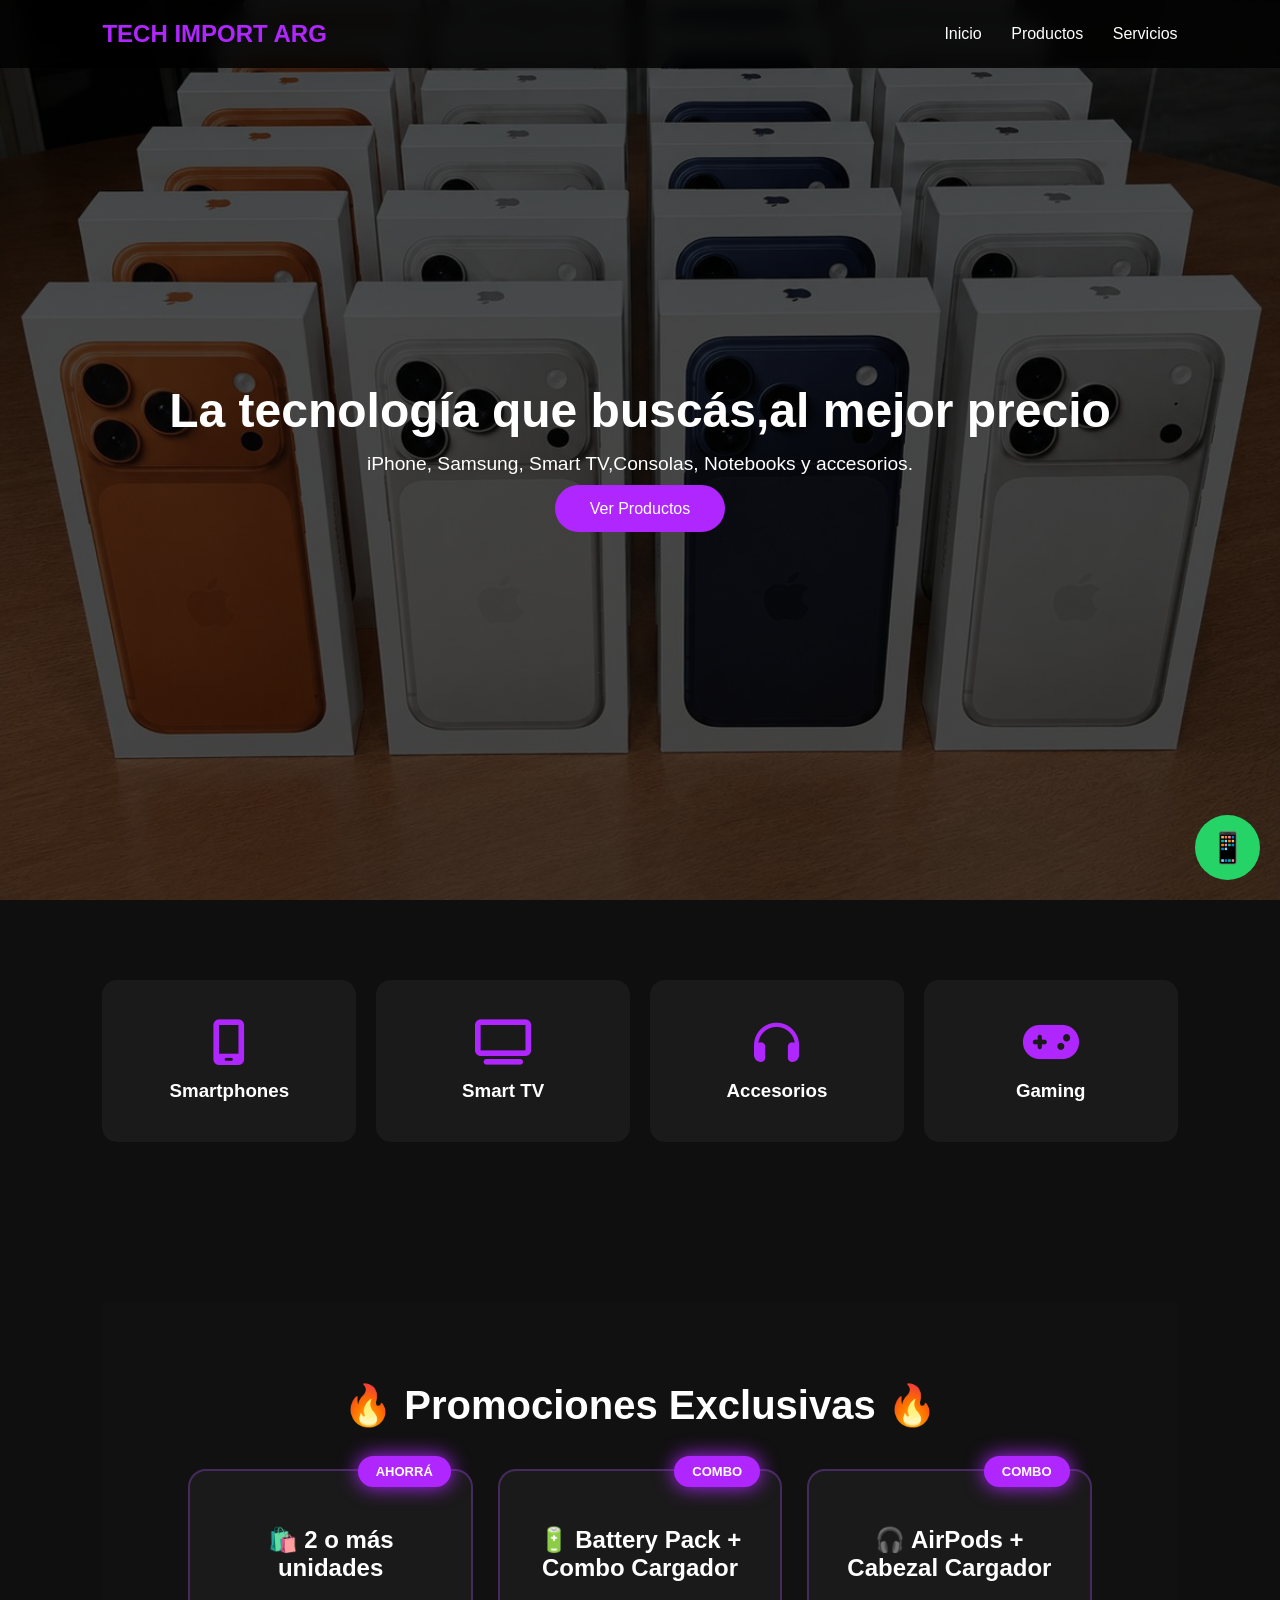
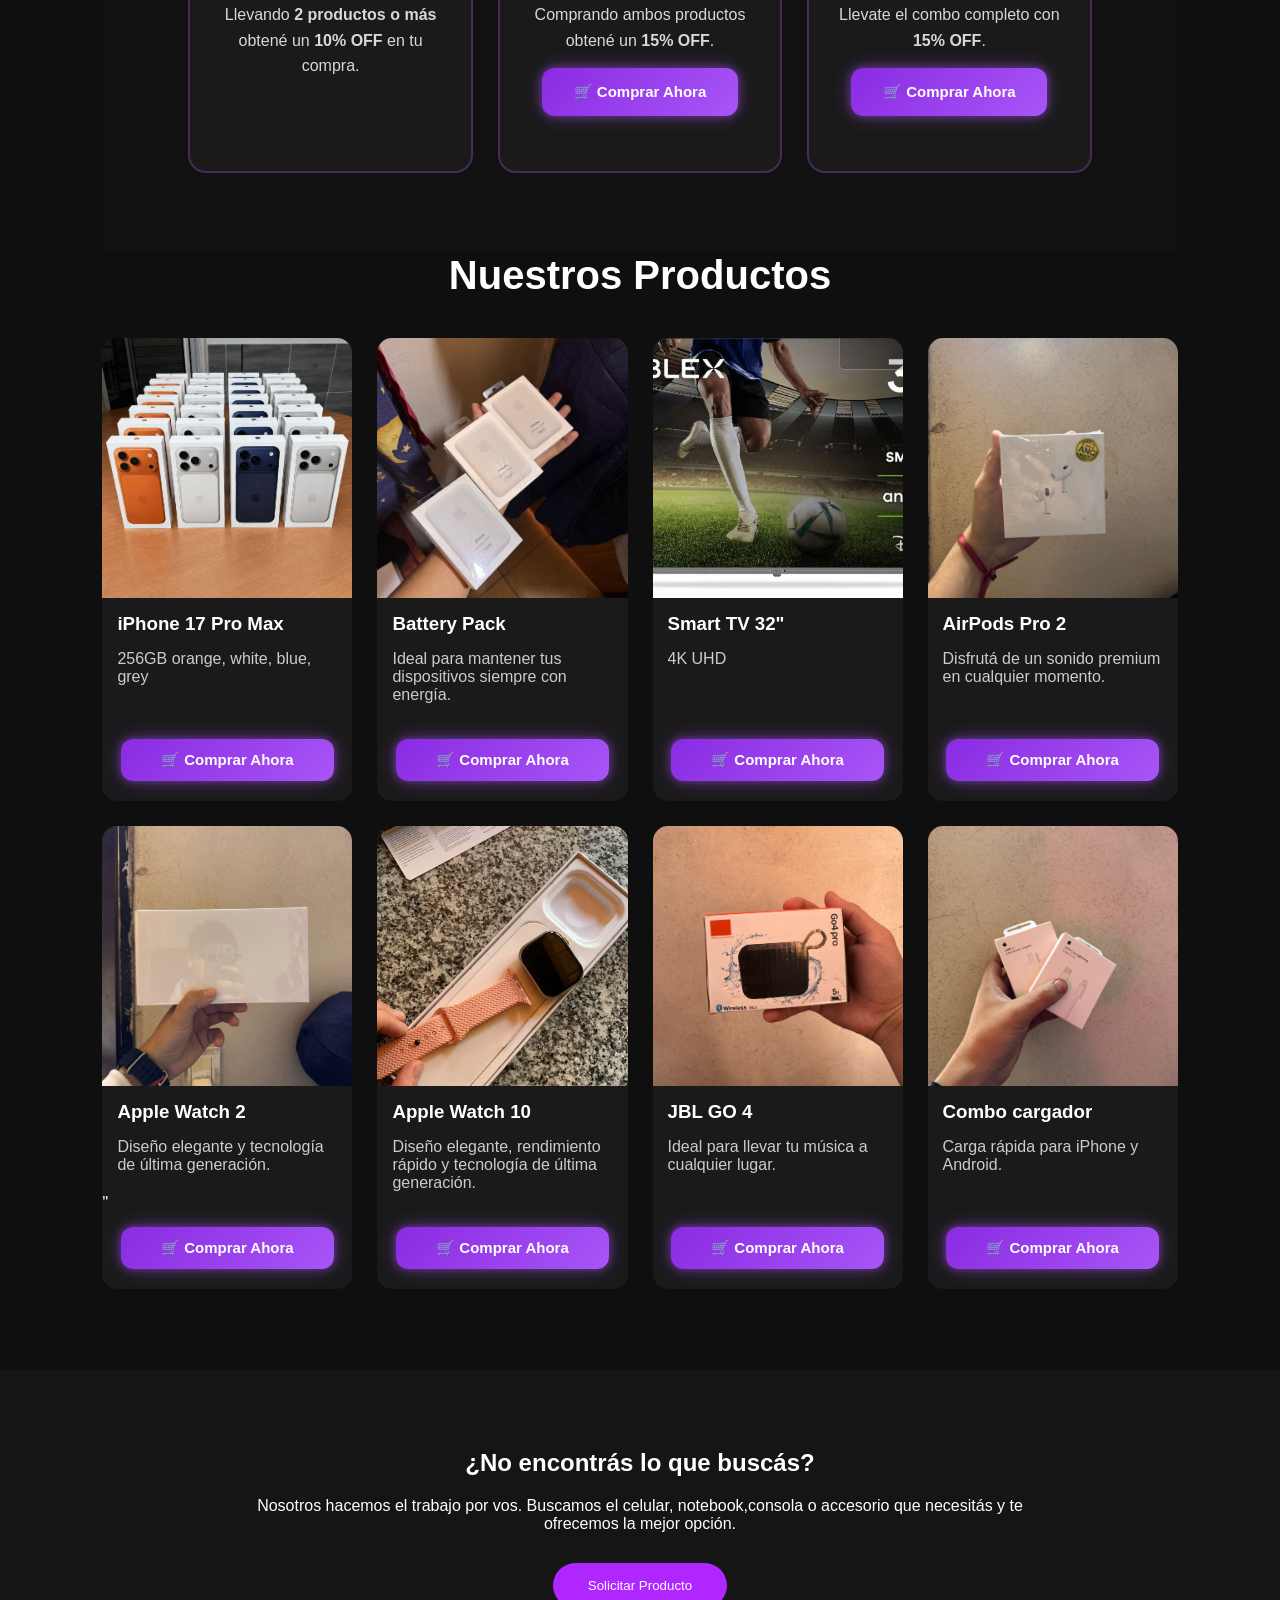
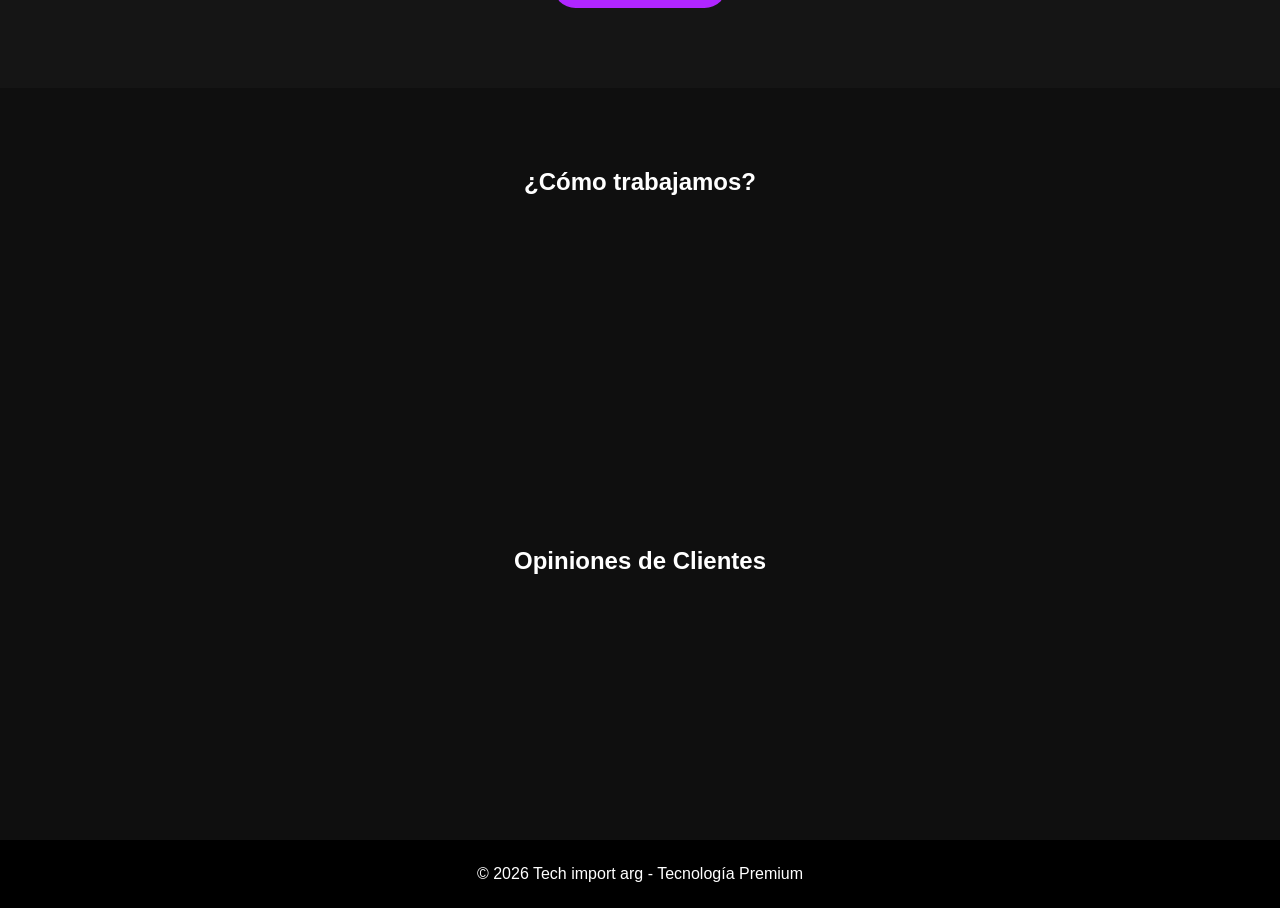
<file: index.html>
<!DOCTYPE html>
<html lang="es">
<head>
    <meta charset="UTF-8">
    <meta name="viewport" content="width=device-width, initial-scale=1.0">
    <title>Tech import arg</title>

    <link rel="stylesheet" href="style.css">

    <link rel="icon" type="image/png" href="img/logo.jpeg">

    <link rel="stylesheet" href="https://cdnjs.cloudflare.com/ajax/libs/font-awesome/6.5.1/css/all.min.css">
</head>
<body>

<header>

    <div class="logo">
        TECH IMPORT ARG
    </div>

   <nav>
        <a href="#inicio">Inicio</a>
        <a href="#productos">Productos</a>
        <a href="#servicios">Servicios</a>
    </nav>

</header>

<section class="hero" id="inicio">

    <div class="hero-content">

        <h1>La tecnología que buscás,al mejor precio</h1>

        <p>iPhone, Samsung, Smart TV,Consolas, Notebooks y accesorios.</p>

        <a href="#productos" class="btn">Ver Productos</a>

    </div>

</section>

<section class="categorias">

    <div class="card">
        <i class="fa-solid fa-mobile-screen"></i>
        <h3>Smartphones</h3>
    </div>

    <div class="card">
        <i class="fa-solid fa-tv"></i>
        <h3>Smart TV</h3>
    </div>

    <div class="card">
        <i class="fa-solid fa-headphones"></i>
        <h3>Accesorios</h3>
    </div>

    <div class="card">
        <i class="fa-solid fa-gamepad"></i>
        <h3>Gaming</h3>
    </div>

</section>

<section id="productos">

    <section class="promociones">

    <h2>🔥 Promociones Exclusivas 🔥</h2>

    <div class="promo-grid">

        <div class="promo-box">
            <span class="promo-etiqueta">AHORRÁ</span>

            <h3>🛍️ 2 o más unidades</h3>

            <p>
                Llevando <strong>2 productos o más</strong>
                obtené un <strong>10% OFF</strong> en tu compra.
            </p>
        </div>

        <div class="promo-box">
            <span class="promo-etiqueta">COMBO</span>
            <h3>🔋 Battery Pack + Combo Cargador</h3>
            <p>
                Comprando ambos productos obtené un
                <strong>15% OFF</strong>.
                <a href="pago.html?producto=Battery pack y Combo Cargador" class="comprar-btn">🛒 Comprar Ahora</a>
            </p>
        </div>

        <div class="promo-box">
            <span class="promo-etiqueta">COMBO</span>

            <h3>🎧 AirPods + Cabezal Cargador</h3>
            <p>
                Llevate el combo completo con
                <strong>15% OFF</strong>.
                <a href="pago.html?producto=Airpods y Cabezal Cargador" class="comprar-btn">🛒 Comprar Ahora</a>
            </p>
        </div>

    </div>
    </section>

    <h2>Nuestros Productos</h2>
<div class="productos">

<div class="producto">
    <img src="img/Iphone.jpeg" alt="iPhone">
    <h3>iPhone 17 Pro Max</h3>
    <p>256GB orange, white, blue, grey</p>
    <a href="pago.html?producto=Iphone 17 pro max" class="comprar-btn">🛒 Comprar Ahora</a>
</div>

<div class="producto">
    <img src="img/battery.jpeg" alt="Battery">
    <h3>Battery Pack</h3>
    <p>Ideal para mantener tus dispositivos siempre con energía.</p>
    <a href="pago.html?producto=battery pack" class="comprar-btn">🛒 Comprar Ahora</a>
</div>

<div class="producto">
    <img src="img/Smart tv.JPG" alt="TV">
    <h3>Smart TV 32"</h3>
    <p>4K UHD</p>
    <a href="pago.html?producto=Smart TV 32 pulgadas" class="comprar-btn">🛒 Comprar Ahora</a>
</div>

<div class="producto">
    <img src="img/airpods.jpeg" alt="AirPods">
    <h3>AirPods Pro 2</h3>
    <p>Disfrutá de un sonido premium en cualquier momento.</p>
    <a href="pago.html?producto=Airpods pro2" class="comprar-btn">🛒 Comprar Ahora</a>
</div>

<div class="producto">
    <img src="img/apple watch.jpeg" alt="Apple Watch">
    <h3>Apple Watch 2</h3>
    <p>Diseño elegante y tecnología de última generación.</p>"
    <a href="pago.html?producto=Apple watch 2" class="comprar-btn">🛒 Comprar Ahora</a>
</div>

<div class="producto">
    <img src="img/apple watch 10.jpeg" alt="Apple Watch 10">
    <h3>Apple Watch 10</h3>
    <p>Diseño elegante, rendimiento rápido y tecnología de última generación.</p>
    <a href="pago.html?producto=Apple watch 10" class="comprar-btn">🛒 Comprar Ahora</a>
</div>

<div class="producto">
    <img src="img/JBL go 4.jpeg" alt="JBL">
    <h3>JBL GO 4</h3>
    <p>Ideal para llevar tu música a cualquier lugar.</p>
    <a href="pago.html?producto=JBL GO 4" class="comprar-btn">🛒 Comprar Ahora</a>
</div>

<div class="producto">
    <img src="img/cargador.jpeg" alt="Cargador">
    <h3>Combo cargador</h3>
    <p>Carga rápida para iPhone y Android.</p>
    <a href="pago.html?producto=Combo cargador" class="comprar-btn">🛒 Comprar Ahora</a>
</div>


</section>

<section class="especial">

    <h2>¿No encontrás lo que buscás?</h2>

    <p>Nosotros hacemos el trabajo por vos. Buscamos el celular, notebook,consola o accesorio que necesitás y te ofrecemos la mejor opción.</p>

    <a href="https://wa.me/542995189053?text=Hola,%20quiero%20solicitar%20un%20producto.%20Estoy%20buscando:"
       target="_blank">
        <button>
            Solicitar Producto
        </button>
    </a>

</section>

<section id="servicios">

    <h2>¿Cómo trabajamos?</h2>

    <div class="servicios">

        <div class="servicio">
            <h3>1</h3>
            <p>Nos decís qué producto querés.</p>
        </div>

        <div class="servicio">
            <h3>2</h3>
            <p>Buscamos las mejores opciones.</p>
        </div>

        <div class="servicio">
            <h3>3</h3>
            <p>Lo conseguimos por vos.</p>
        </div>

        <div class="servicio">
            <h3>4</h3>
            <p>Te lo entregamos.</p>
        </div>

    </div>

</section>

<section class="testimonios">

    <h2>
        Opiniones de Clientes
    </h2>

    <div class="reviews">

        <div class="review">
            ★★★★★
            <p>Excelente atención y precios</p>
        </div>

        <div class="review">
            ★★★★★
            <p>Me consiguieron mi iPhone en pocos días.</p>
        </div>

        <div class="review">
            ★★★★★
            <p>Muy recomendable.</p>
        </div>

    </div>

</section>

    <a href="https://wa.me/5492995189053?text=Hola,%20quiero%20consultar%20por%20un%20producto:" class="whatsapp-float" target="_blank">📱</a>

<footer>

    <p>© 2026 Tech import arg  - Tecnología Premium</p>

</footer>

<script src="script.js"></script>

</body>
</html>
</file>
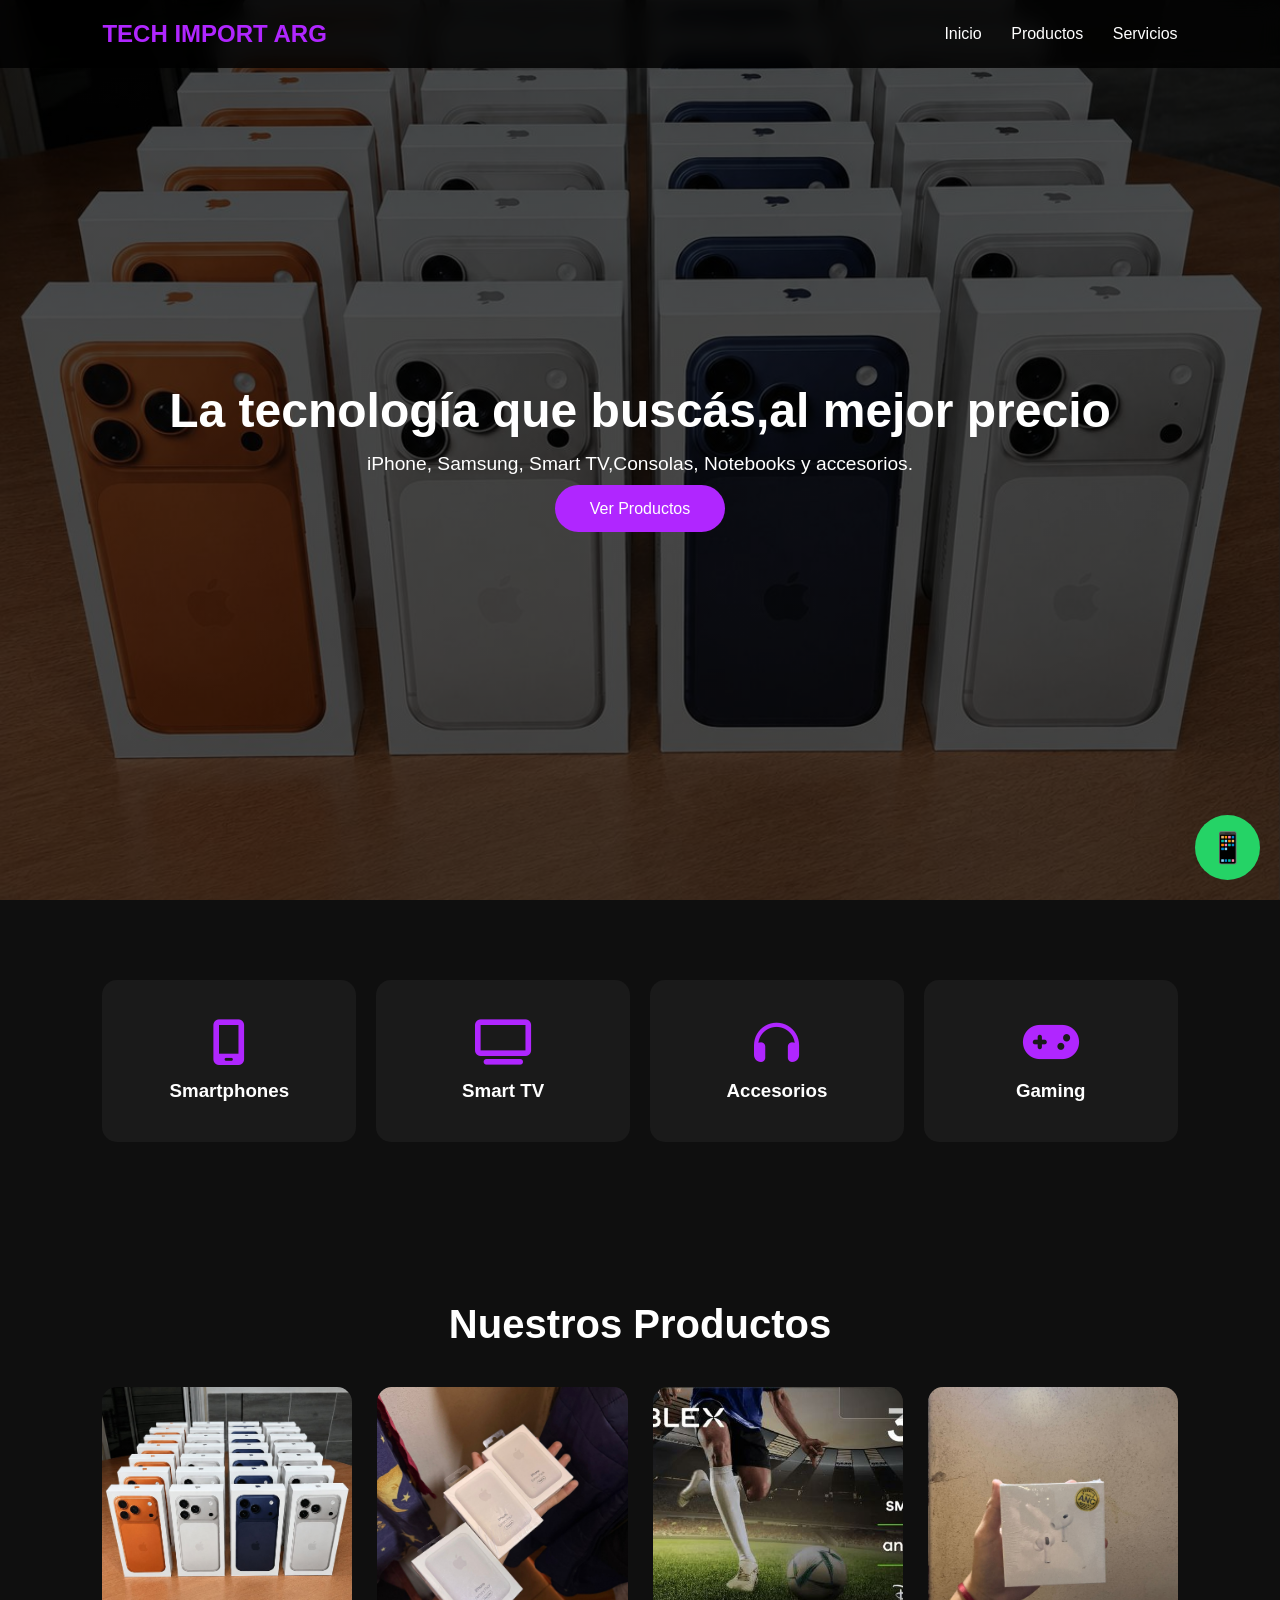
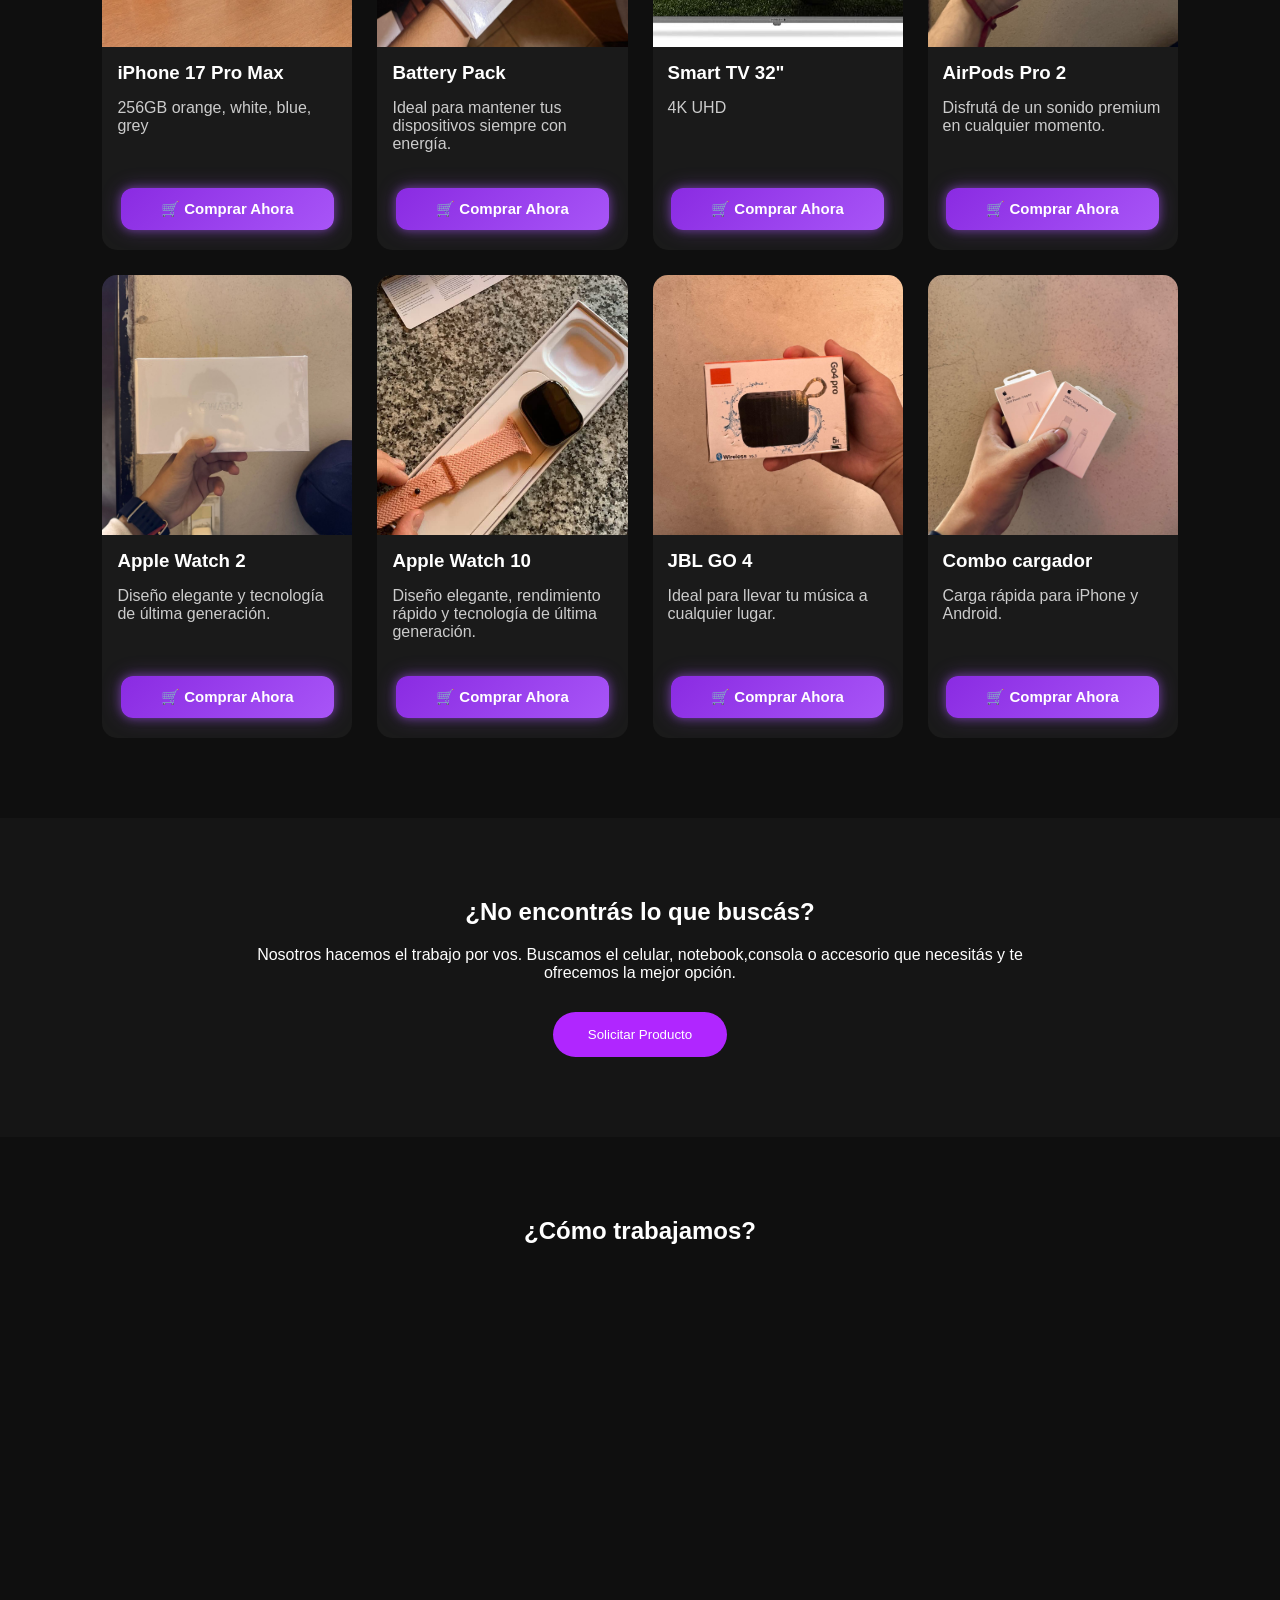
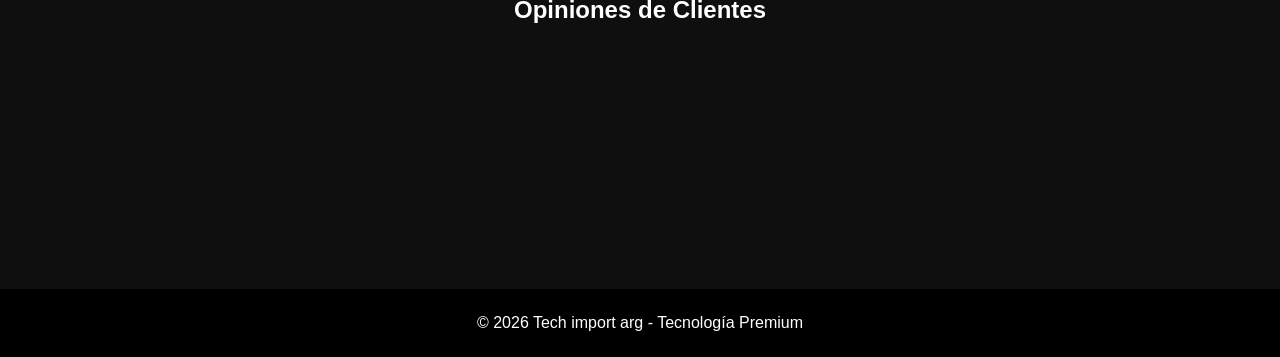
<file: negocios/index.html>
<!DOCTYPE html>
<html lang="es">
<head>
    <meta charset="UTF-8">
    <meta name="viewport" content="width=device-width, initial-scale=1.0">
    <title>Tech import arg</title>

    <link rel="stylesheet" href="style.css">

    <link rel="icon" type="image/png" href="img/logo.jpeg">

    <link rel="stylesheet" href="https://cdnjs.cloudflare.com/ajax/libs/font-awesome/6.5.1/css/all.min.css">
</head>
<body>

<header>

    <div class="logo">
        TECH IMPORT ARG
    </div>

    <nav>
        <a href="#inicio">Inicio</a>
        <a href="#productos">Productos</a>
        <a href="#servicios">Servicios</a>
    </nav>

</header>

<section class="hero" id="inicio">

    <div class="hero-content">

        <h1>La tecnología que buscás,al mejor precio</h1>

        <p>iPhone, Samsung, Smart TV,Consolas, Notebooks y accesorios.</p>

        <a href="#productos" class="btn">Ver Productos</a>

    </div>

</section>

<section class="categorias">

    <div class="card">
        <i class="fa-solid fa-mobile-screen"></i>
        <h3>Smartphones</h3>
    </div>

    <div class="card">
        <i class="fa-solid fa-tv"></i>
        <h3>Smart TV</h3>
    </div>

    <div class="card">
        <i class="fa-solid fa-headphones"></i>
        <h3>Accesorios</h3>
    </div>

    <div class="card">
        <i class="fa-solid fa-gamepad"></i>
        <h3>Gaming</h3>
    </div>

</section>

<section id="productos">

    <h2>Nuestros Productos</h2>
<div class="productos">

<div class="producto">
    <img src="img/Iphone.jpeg" alt="iPhone">
    <h3>iPhone 17 Pro Max</h3>
    <p>256GB orange, white, blue, grey</p>
    <a href="https://wa.me/5492995189053?text=Hola,%20quiero%20comprar%20el%20iPhone%2017%20Pro%20Max" class="comprar-btn" target="_blank">🛒 Comprar Ahora</a>
</div>

<div class="producto">
    <img src="img/battery.jpeg" alt="Battery">
    <h3>Battery Pack</h3>
    <p>Ideal para mantener tus dispositivos siempre con energía.</p>
    <a href="https://wa.me/5492995189053?text=Hola,%20quiero%20comprar%20el%20Battery%20Pack" class="comprar-btn" target="_blank">🛒 Comprar Ahora</a>
</div>

<div class="producto">
    <img src="img/Smart tv.JPG" alt="TV">
    <h3>Smart TV 32"</h3>
    <p>4K UHD</p>
    <a href="https://wa.me/5492995189053?text=Hola,%20quiero%20comprar%20el%20Smart%20TV%2032" class="comprar-btn" target="_blank">🛒 Comprar Ahora</a>
</div>

<div class="producto">
    <img src="img/airpods.jpeg" alt="AirPods">
    <h3>AirPods Pro 2</h3>
    <p>Disfrutá de un sonido premium en cualquier momento.</p>
    <a href="https://wa.me/5492995189053?text=Hola,%20quiero%20comprar%20los%20AirPods%20Pro%202" class="comprar-btn" target="_blank">🛒 Comprar Ahora</a>
</div>

<div class="producto">
    <img src="img/apple watch.jpeg" alt="Apple Watch">
    <h3>Apple Watch 2</h3>
    <p>Diseño elegante y tecnología de última generación.</p>
    <a href="https://wa.me/5492995189053?text=Hola,%20quiero%20comprar%20el%20Apple%20Watch%202" class="comprar-btn" target="_blank">🛒 Comprar Ahora</a>
</div>

<div class="producto">
    <img src="img/apple watch 10.jpeg" alt="Apple Watch 10">
    <h3>Apple Watch 10</h3>
    <p>Diseño elegante, rendimiento rápido y tecnología de última generación.</p>
    <a href="https://wa.me/5492995189053?text=Hola,%20quiero%20comprar%20el%20Apple%20Watch%2010" class="comprar-btn" target="_blank">🛒 Comprar Ahora</a>
</div>

<div class="producto">
    <img src="img/JBL go 4.jpeg" alt="JBL">
    <h3>JBL GO 4</h3>
    <p>Ideal para llevar tu música a cualquier lugar.</p>
    <a href="https://wa.me/5492995189053?text=Hola,%20quiero%20comprar%20el%20JBL%20GO%204" class="comprar-btn" target="_blank">🛒 Comprar Ahora</a>
</div>

<div class="producto">
    <img src="img/cargador.jpeg" alt="Cargador">
    <h3>Combo cargador</h3>
    <p>Carga rápida para iPhone y Android.</p>
    <a href="https://wa.me/5492995189053?text=Hola,%20quiero%20comprar%20el%20Combo%20Cargador" class="comprar-btn" target="_blank">🛒 Comprar Ahora</a>
</div>

</div>


</section>

<section class="especial">

    <h2>¿No encontrás lo que buscás?</h2>

    <p>Nosotros hacemos el trabajo por vos. Buscamos el celular, notebook,consola o accesorio que necesitás y te ofrecemos la mejor opción.</p>

    <a href="https://wa.me/542995189053?text=Hola,%20quiero%20solicitar%20un%20producto.%20Estoy%20buscando:"
       target="_blank">
        <button>
            Solicitar Producto
        </button>
    </a>

</section>

<section id="servicios">

    <h2>¿Cómo trabajamos?</h2>

    <div class="servicios">

        <div class="servicio">
            <h3>1</h3>
            <p>Nos decís qué producto querés.</p>
        </div>

        <div class="servicio">
            <h3>2</h3>
            <p>Buscamos las mejores opciones.</p>
        </div>

        <div class="servicio">
            <h3>3</h3>
            <p>Lo conseguimos por vos.</p>
        </div>

        <div class="servicio">
            <h3>4</h3>
            <p>Te lo entregamos.</p>
        </div>

    </div>

</section>

<section class="testimonios">

    <h2>
        Opiniones de Clientes
    </h2>

    <div class="reviews">

        <div class="review">
            ★★★★★
            <p>Excelente atención y precios</p>
        </div>

        <div class="review">
            ★★★★★
            <p>Me consiguieron mi iPhone en pocos días.</p>
        </div>

        <div class="review">
            ★★★★★
            <p>Muy recomendable.</p>
        </div>

    </div>

</section>

    <a href="https://wa.me/5492995189053?text=Hola,%20quiero%20consultar%20por%20un%20producto:" class="whatsapp-float" target="_blank">📱</a>

<footer>

    <p>© 2026 Tech import arg  - Tecnología Premium</p>

</footer>

<script src="script.js"></script>

</body>
</html>
</file>
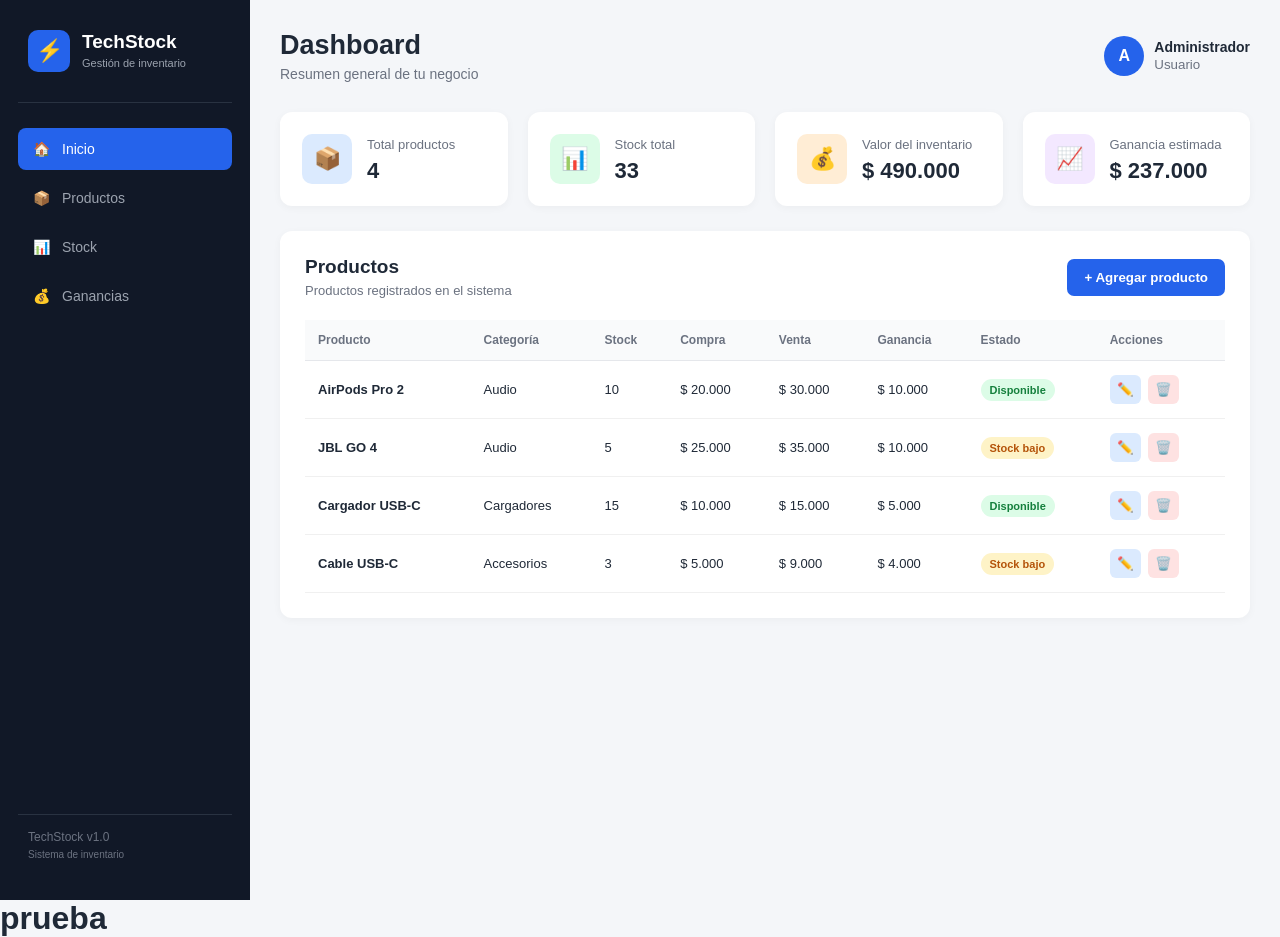
<file: Desktop/StockTech/index.html>
<!DOCTYPE html>
<html lang="es">
<head>
    <meta charset="UTF-8">
    <meta name="viewport" content="width=device-width, initial-scale=1.0">
    <title>TechStock - Gestión de Inventario</title>

    <link rel="stylesheet" href="style.css">
</head>

<body>

    <div class="app">

        <!-- BARRA LATERAL -->
        <aside class="sidebar">

            <div class="logo">
                <div class="logo-icon">⚡</div>
                <div>
                    <h2>TechStock</h2>
                    <span>Gestión de inventario</span>
                </div>
            </div>

            <nav class="menu">

                <button class="menu-item active" onclick="mostrarSeccion('inicio', this)">
                    🏠
                    <span>Inicio</span>
                </button>

                <button class="menu-item" onclick="mostrarSeccion('productos', this)">
                    📦
                    <span>Productos</span>
                </button>

                <button class="menu-item" onclick="mostrarSeccion('stock', this)">
                    📊
                    <span>Stock</span>
                </button>

                <button class="menu-item" onclick="mostrarSeccion('ganancias', this)">
                    💰
                    <span>Ganancias</span>
                </button>

            </nav>

            <div class="sidebar-footer">
                <p>TechStock v1.0</p>
                <small>Sistema de inventario</small>
            </div>

        </aside>


        <!-- CONTENIDO PRINCIPAL -->
        <main class="main">

            <!-- HEADER -->
            <header class="header">

                <div>
                    <h1 id="tituloPagina">Dashboard</h1>
                    <p id="subtituloPagina">
                        Resumen general de tu negocio
                    </p>
                </div>

                <div class="usuario">
                    <div class="avatar">A</div>

                    <div>
                        <strong>Administrador</strong>
                        <small>Usuario</small>
                    </div>
                </div>

            </header>


            <!-- ==================== INICIO ==================== -->

            <section id="inicio" class="seccion activa">

                <!-- TARJETAS -->
                <div class="cards">

                    <div class="card">
                        <div class="card-icon blue">📦</div>

                        <div>
                            <span>Total productos</span>
                            <h2 id="totalProductos">0</h2>
                        </div>
                    </div>


                    <div class="card">
                        <div class="card-icon green">📊</div>

                        <div>
                            <span>Stock total</span>
                            <h2 id="stockTotal">0</h2>
                        </div>
                    </div>


                    <div class="card">
                        <div class="card-icon orange">💰</div>

                        <div>
                            <span>Valor del inventario</span>
                            <h2 id="valorInventario">$0</h2>
                        </div>
                    </div>


                    <div class="card">
                        <div class="card-icon purple">📈</div>

                        <div>
                            <span>Ganancia estimada</span>
                            <h2 id="gananciaTotal">$0</h2>
                        </div>
                    </div>

                </div>


                <!-- PRODUCTOS RECIENTES -->
                <div class="panel">

                    <div class="panel-header">

                        <div>
                            <h2>Productos</h2>
                            <p>Productos registrados en el sistema</p>
                        </div>

                        <button class="btn-primary" onclick="abrirModal()">
                            + Agregar producto
                        </button>

                    </div>


                    <div class="table-container">

                        <table>

                            <thead>
                                <tr>
                                    <th>Producto</th>
                                    <th>Categoría</th>
                                    <th>Stock</th>
                                    <th>Compra</th>
                                    <th>Venta</th>
                                    <th>Ganancia</th>
                                    <th>Estado</th>
                                    <th>Acciones</th>
                                </tr>
                            </thead>

                            <tbody id="tablaProductosInicio">
                            </tbody>

                        </table>

                    </div>

                </div>

            </section>


            <!-- ==================== PRODUCTOS ==================== -->

            <section id="productos" class="seccion">

                <div class="panel">

                    <div class="panel-header">

                        <div>
                            <h2>Productos</h2>
                            <p>Administrá todos tus productos</p>
                        </div>

                        <button class="btn-primary" onclick="abrirModal()">
                            + Agregar producto
                        </button>

                    </div>


                    <div class="busqueda">

                        <input
                            type="text"
                            id="buscarProducto"
                            placeholder="🔎 Buscar producto..."
                            onkeyup="buscarProducto()"
                        >

                        <select id="filtroCategoria" onchange="buscarProducto()">
                            <option value="">Todas las categorías</option>
                            <option value="Audio">Audio</option>
                            <option value="Cargadores">Cargadores</option>
                            <option value="Accesorios">Accesorios</option>
                            <option value="Celulares">Celulares</option>
                            <option value="Otros">Otros</option>
                        </select>

                    </div>


                    <div class="table-container">

                        <table>

                            <thead>
                                <tr>
                                    <th>Producto</th>
                                    <th>Categoría</th>
                                    <th>Stock</th>
                                    <th>Compra</th>
                                    <th>Venta</th>
                                    <th>Ganancia</th>
                                    <th>Estado</th>
                                    <th>Acciones</th>
                                </tr>
                            </thead>

                            <tbody id="tablaProductos">
                            </tbody>

                        </table>

                    </div>

                </div>

            </section>


            <!-- ==================== STOCK ==================== -->

            <section id="stock" class="seccion">

                <div class="panel">

                    <div class="panel-header">

                        <div>
                            <h2>Control de Stock</h2>
                            <p>Productos con poco stock</p>
                        </div>

                    </div>

                    <div id="listaStockBajo" class="stock-list">
                    </div>

                </div>

            </section>


            <!-- ==================== GANANCIAS ==================== -->

            <section id="ganancias" class="seccion">

                <div class="cards">

                    <div class="card">
                        <div class="card-icon purple">📈</div>

                        <div>
                            <span>Ganancia estimada</span>
                            <h2 id="gananciaPagina">$0</h2>
                        </div>
                    </div>


                    <div class="card">
                        <div class="card-icon green">💵</div>

                        <div>
                            <span>Valor de venta</span>
                            <h2 id="valorVenta">$0</h2>
                        </div>
                    </div>

                </div>


                <div class="panel">

                    <div class="panel-header">

                        <div>
                            <h2>Ganancias por producto</h2>
                            <p>Calculá cuánto podrías ganar vendiendo todo tu stock</p>
                        </div>

                    </div>


                    <div class="table-container">

                        <table>

                            <thead>
                                <tr>
                                    <th>Producto</th>
                                    <th>Stock</th>
                                    <th>Compra</th>
                                    <th>Venta</th>
                                    <th>Ganancia por unidad</th>
                                    <th>Ganancia total</th>
                                </tr>
                            </thead>

                            <tbody id="tablaGanancias">
                            </tbody>

                        </table>

                    </div>

                </div>

            </section>

        </main>

    </div>


    <!-- ==================== MODAL ==================== -->

    <div id="modal" class="modal">

        <div class="modal-content">

            <div class="modal-header">

                <div>
                    <h2>Agregar producto</h2>
                    <p>Ingresá los datos del producto</p>
                </div>

                <button class="btn-close" onclick="cerrarModal()">×</button>

            </div>


            <form id="formProducto">

                <div class="form-group">

                    <label>Nombre del producto</label>

                    <input
                        type="text"
                        id="nombre"
                        placeholder="Ej: AirPods Pro 2"
                        required
                    >

                </div>


                <div class="form-group">

                    <label>Categoría</label>

                    <select id="categoria" required>

                        <option value="">Seleccionar categoría</option>
                        <option value="Audio">Audio</option>
                        <option value="Cargadores">Cargadores</option>
                        <option value="Accesorios">Accesorios</option>
                        <option value="Celulares">Celulares</option>
                        <option value="Otros">Otros</option>

                    </select>

                </div>


                <div class="form-row">

                    <div class="form-group">

                        <label>Stock</label>

                        <input
                            type="number"
                            id="stock"
                            min="0"
                            placeholder="10"
                            required
                        >

                    </div>


                    <div class="form-group">

                        <label>Precio de compra</label>

                        <input
                            type="number"
                            id="compra"
                            min="0"
                            placeholder="20000"
                            required
                        >

                    </div>

                </div>


                <div class="form-group">

                    <label>Precio de venta</label>

                    <input
                        type="number"
                        id="venta"
                        min="0"
                        placeholder="30000"
                        required
                    >

                </div>


                <div class="modal-actions">

                    <button
                        type="button"
                        class="btn-secondary"
                        onclick="cerrarModal()"
                    >
                        Cancelar
                    </button>

                    <button type="submit" class="btn-primary">
                        Agregar producto
                    </button>

                </div>

            </form>

        </div>

    </div>


    <script src="java.js"></script>

<h1> prueba</h1>


</body>
</html>
</file>
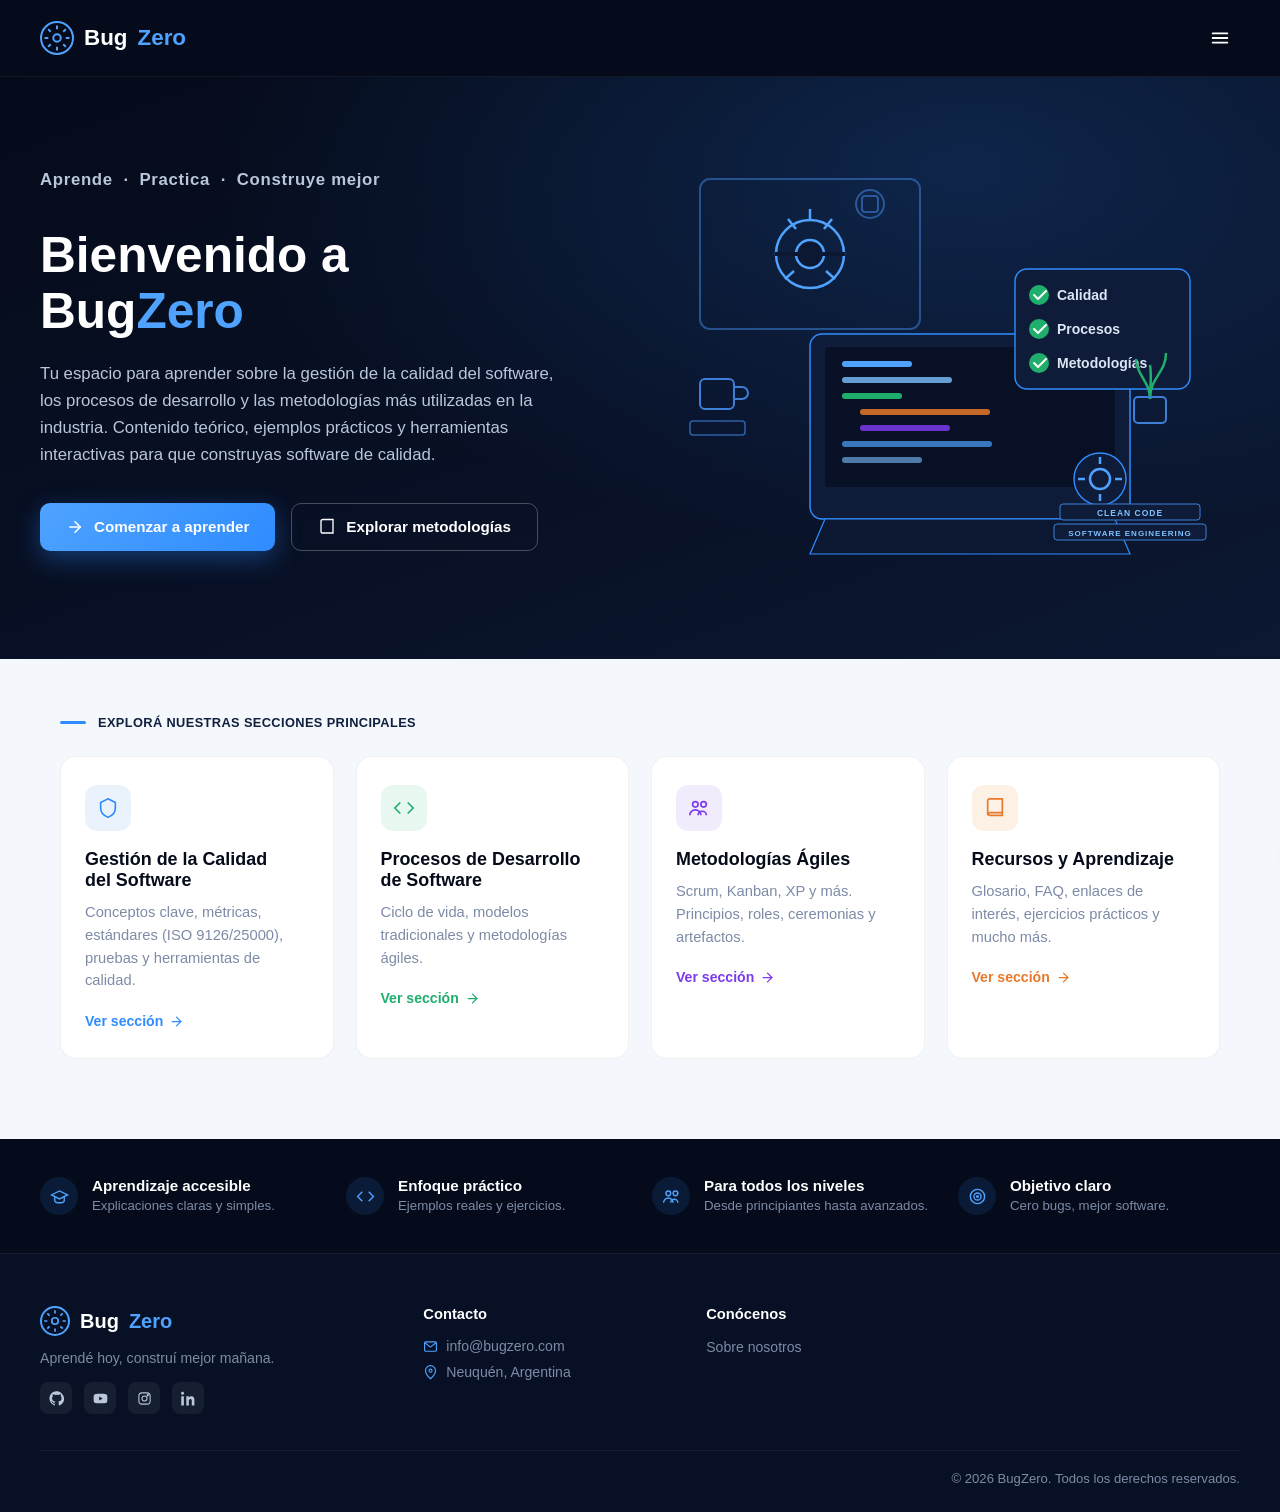
<file: Documents/BugZero/index.html>
<!DOCTYPE html>
<html lang="es">
<head>
<meta charset="UTF-8">
<meta name="viewport" content="width=device-width, initial-scale=1.0">
<title>BugZero — Aprende, practica, construye mejor</title>
<link rel="stylesheet" href="style.css">
</head>
<body>

<!-- NAVBAR -->
<header class="navbar">
  <a href="nosotros.html" class="brand">
    <span class="brand-icon">
      <svg viewBox="0 0 24 24" fill="none" stroke="currentColor" stroke-width="1.6"><circle cx="12" cy="12" r="3"/><path d="M12 2v3M12 19v3M2 12h3M19 12h3M4.9 4.9l2.1 2.1M17 17l2.1 2.1M19.1 4.9L17 7M7 17l-2.1 2.1"/></svg>
    </span>
    Bug<span class="zero">Zero</span>
  </a>
  <button class="menu-toggle" id="menuToggle" aria-label="Abrir menú">
    <svg viewBox="0 0 24 24" fill="none" stroke="currentColor" stroke-width="2" stroke-linecap="round"><line x1="4" y1="7" x2="20" y2="7"/><line x1="4" y1="12" x2="20" y2="12"/><line x1="4" y1="17" x2="20" y2="17"/></svg>
  </button>
</header>

<!-- SIDE MENU -->
<div class="overlay" id="overlay"></div>
<aside class="side-menu" id="sideMenu">
  <div class="side-menu-header">
    <a href="#inicio" class="brand" style="font-size:1.2rem;">
      <span class="brand-icon" style="width:30px;height:30px;">
        <svg viewBox="0 0 24 24" fill="none" stroke="currentColor" stroke-width="1.6"><circle cx="12" cy="12" r="3"/><path d="M12 2v3M12 19v3M2 12h3M19 12h3M4.9 4.9l2.1 2.1M17 17l2.1 2.1M19.1 4.9L17 7M7 17l-2.1 2.1"/></svg>
      </span>
      Bug<span class="zero">Zero</span>
    </a>
    <button class="side-menu-close" id="menuClose" aria-label="Cerrar menú">
      <svg viewBox="0 0 24 24" fill="none" stroke="currentColor" stroke-width="2" stroke-linecap="round"><line x1="18" y1="6" x2="6" y2="18"/><line x1="6" y1="6" x2="18" y2="18"/></svg>
    </button>
  </div>
  <nav>
    <a href="#calidad" class="side-link active">
      <span class="left"><svg viewBox="0 0 24 24" fill="none" stroke="currentColor" stroke-width="1.8"><path d="M3 11l9-8 9 8"/><path d="M5 10v10h14V10"/></svg>Inicio</span>
    </a>
    <a href="#" class="side-link">
      <span class="left"><svg viewBox="0 0 24 24" fill="none" stroke="currentColor" stroke-width="1.8"><path d="M12 2l8 4v6c0 5-3.5 8.5-8 10-4.5-1.5-8-5-8-10V6l8-4z"/></svg>Calidad</span>
      <svg viewBox="0 0 24 24" fill="none" stroke="currentColor" stroke-width="2"><polyline points="9 6 15 12 9 18"/></svg>
    </a>
    <a href="#" class="side-link">
      <span class="left"><svg viewBox="0 0 24 24" fill="none" stroke="currentColor" stroke-width="1.8"><polyline points="8 6 2 12 8 18"/><polyline points="16 6 22 12 16 18"/></svg>Desarrollo</span>
      <svg viewBox="0 0 24 24" fill="none" stroke="currentColor" stroke-width="2"><polyline points="9 6 15 12 9 18"/></svg>
    </a>
    <a href="#ogias" class="side-link">
      <span class="left"><svg viewBox="0 0 24 24" fill="none" stroke="currentColor" stroke-width="1.8"><circle cx="8" cy="8" r="3"/><circle cx="17" cy="8" r="3"/><path d="M2 20c0-3.3 2.7-6 6-6s6 2.7 6 6M11 20c0-2.5 2-4.5 4.5-4.5s4.5 2 4.5 4.5"/></svg>Metodologías</span>
      <svg viewBox="0 0 24 24" fill="none" stroke="currentColor" stroke-width="2"><polyline points="9 6 15 12 9 18"/></svg>
    </a>
    <a href="#" class="side-link">
      <span class="left"><svg viewBox="0 0 24 24" fill="none" stroke="currentColor" stroke-width="1.8"><path d="M4 4.5A2.5 2.5 0 0 1 6.5 2H20v18H6.5A2.5 2.5 0 0 1 4 17.5v-13z"/><path d="M20 17H6.5A2.5 2.5 0 0 0, 4 19.5"/></svg>Recursos</span>
    </a>
    <a href="nosotros.html" class="side-link">
      <span class="left"><svg viewBox="0 0 24 24" fill="none" stroke="currentColor" stroke-width="1.8"><circle cx="9" cy="8" r="3.2"/><path d="M2.5 20c0-3.5 2.9-6.3 6.5-6.3S15.5 16.5 15.5 20"/><circle cx="17.5" cy="9" r="2.6"/><path d="M14.7 13.8c2.6.3 4.7 2.6 4.8 5.5"/></svg>Nosotros</span>
      <svg viewBox="0 0 24 24" fill="none" stroke="currentColor" stroke-width="2"><polyline points="9 6 15 12 9 18"/></svg>
    </a>
    <a href="#contacto" class="side-link">
      <span class="left"><svg viewBox="0 0 24 24" fill="none" stroke="currentColor" stroke-width="1.8"><rect x="2.5" y="4.5" width="19" height="15" rx="2"/><path d="M3 6l9 7 9-7"/></svg>Contacto</span>
      <svg viewBox="0 0 24 24" fill="none" stroke="currentColor" stroke-width="2"><polyline points="9 6 15 12 9 18"/></svg>
    </a>
  </nav>
  <div class="side-divider"></div>
  <button class="side-cta">
    <svg viewBox="0 0 24 24" fill="none" stroke="currentColor" stroke-width="1.8" width="18" height="18"><circle cx="8" cy="8" r="3"/><circle cx="17" cy="8" r="3"/><path d="M2 20c0-3.3 2.7-6 6-6s6 2.7 6 6M11 20c0-2.5 2-4.5 4.5-4.5s4.5 2 4.5 4.5"/></svg>
    Comparar metodologías
  </button>
</aside>

<!-- HERO -->
<section class="hero" id="inicio">
  <div class="hero-inner">
    <div>
      <p class="eyebrow">Aprende &nbsp;·&nbsp; Practica &nbsp;·&nbsp; Construye mejor</p>
      <h1>Bienvenido a<br>Bug<span class="zero">Zero</span></h1>
      <p>Tu espacio para aprender sobre la gestión de la calidad del software, los procesos de desarrollo y las metodologías más utilizadas en la industria. Contenido teórico, ejemplos prácticos y herramientas interactivas para que construyas software de calidad.</p>
      <div class="hero-actions">
        <a href="#recursos" class="btn btn-primary">
          <svg viewBox="0 0 24 24" width="18" height="18" fill="none" stroke="currentColor" stroke-width="2" stroke-linecap="round"><line x1="5" y1="12" x2="19" y2="12"/><polyline points="12 5 19 12 12 19"/></svg>
          Comenzar a aprender
        </a>
        <a href="#metodologias" class="btn btn-outline">
          <svg viewBox="0 0 24 24" width="18" height="18" fill="none" stroke="currentColor" stroke-width="1.8"><path d="M4 4.5A2.5 2.5 0 0 1 6.5 2H20v18H6.5A2.5 2.5 0 0 1 4 17.5v-13z"/></svg>
          Explorar metodologías
        </a>
      </div>
    </div>
    <div class="hero-art">
      <svg viewBox="0 0 560 420" xmlns="http://www.w3.org/2000/svg">
        <!-- monitor with bug -->
        <rect x="30" y="30" width="220" height="150" rx="10" fill="none" stroke="#3d7ed6" stroke-width="2" opacity=".55"/>
        <circle cx="140" cy="105" r="34" fill="none" stroke="#4fa3ff" stroke-width="2.5"/>
        <line x1="140" y1="60" x2="140" y2="72" stroke="#4fa3ff" stroke-width="2.5"/>
        <line x1="118" y1="70" x2="126" y2="80" stroke="#4fa3ff" stroke-width="2.5"/>
        <line x1="162" y1="70" x2="154" y2="80" stroke="#4fa3ff" stroke-width="2.5"/>
        <line x1="106" y1="105" x2="118" y2="105" stroke="#4fa3ff" stroke-width="2.5"/>
        <line x1="162" y1="105" x2="174" y2="105" stroke="#4fa3ff" stroke-width="2.5"/>
        <line x1="115" y1="130" x2="124" y2="122" stroke="#4fa3ff" stroke-width="2.5"/>
        <line x1="165" y1="130" x2="156" y2="122" stroke="#4fa3ff" stroke-width="2.5"/>
        <circle cx="140" cy="105" r="14" fill="#0c1832" stroke="#4fa3ff" stroke-width="2.5"/>
        <line x1="105" y1="105" x2="175" y2="105" stroke="#0c1832" stroke-width="4"/>
        <circle cx="200" cy="55" r="14" fill="none" stroke="#3d7ed6" stroke-width="2" opacity=".6"/>
        <rect x="192" y="47" width="16" height="16" rx="3" fill="none" stroke="#3d7ed6" stroke-width="2" opacity=".6"/>

        <!-- laptop -->
        <g>
          <rect x="140" y="185" width="320" height="185" rx="12" fill="#0e1c3a" stroke="#2f8cff" stroke-width="1.5"/>
          <rect x="155" y="198" width="290" height="140" rx="4" fill="#081025"/>
          <!-- code lines -->
          <rect x="172" y="212" width="70" height="6" rx="3" fill="#4fa3ff"/>
          <rect x="172" y="228" width="110" height="6" rx="3" fill="#7ec1ff" opacity=".8"/>
          <rect x="172" y="244" width="60" height="6" rx="3" fill="#1fae6b"/>
          <rect x="190" y="260" width="130" height="6" rx="3" fill="#e8792a" opacity=".85"/>
          <rect x="190" y="276" width="90" height="6" rx="3" fill="#7c3aed" opacity=".85"/>
          <rect x="172" y="292" width="150" height="6" rx="3" fill="#4fa3ff" opacity=".7"/>
          <rect x="172" y="308" width="80" height="6" rx="3" fill="#7ec1ff" opacity=".6"/>
          <path d="M155 370 L140 405 L460 405 L445 370 Z" fill="#0c1832" stroke="#2f8cff" stroke-width="1.2"/>
        </g>

        <!-- checklist card -->
        <g transform="translate(345,120)">
          <rect x="0" y="0" width="175" height="120" rx="12" fill="#0e1c3a" stroke="#2f8cff" stroke-width="1.4"/>
          <circle cx="24" cy="26" r="10" fill="#1fae6b"/>
          <path d="M19 26l4 4 8-8" stroke="#fff" stroke-width="2" fill="none" stroke-linecap="round" stroke-linejoin="round"/>
          <text x="42" y="31" fill="#dce6f5" font-family="Inter, sans-serif" font-size="14" font-weight="600">Calidad</text>
          <circle cx="24" cy="60" r="10" fill="#1fae6b"/>
          <path d="M19 60l4 4 8-8" stroke="#fff" stroke-width="2" fill="none" stroke-linecap="round" stroke-linejoin="round"/>
          <text x="42" y="65" fill="#dce6f5" font-family="Inter, sans-serif" font-size="14" font-weight="600">Procesos</text>
          <circle cx="24" cy="94" r="10" fill="#1fae6b"/>
          <path d="M19 94l4 4 8-8" stroke="#fff" stroke-width="2" fill="none" stroke-linecap="round" stroke-linejoin="round"/>
          <text x="42" y="99" fill="#dce6f5" font-family="Inter, sans-serif" font-size="14" font-weight="600">Metodologías</text>
        </g>

        <!-- gear -->
        <g transform="translate(400,300)">
          <circle cx="30" cy="30" r="26" fill="#0e1c3a" stroke="#2f8cff" stroke-width="1.4"/>
          <circle cx="30" cy="30" r="10" fill="none" stroke="#4fa3ff" stroke-width="2.5"/>
          <g stroke="#4fa3ff" stroke-width="2.5">
            <line x1="30" y1="8" x2="30" y2="15"/>
            <line x1="30" y1="45" x2="30" y2="52"/>
            <line x1="8" y1="30" x2="15" y2="30"/>
            <line x1="45" y1="30" x2="52" y2="30"/>
          </g>
        </g>

        <!-- books stack -->
        <g transform="translate(390,355)">
          <rect x="0" y="0" width="140" height="16" rx="3" fill="#0e1c3a" stroke="#3d7ed6" stroke-width="1"/>
          <text x="70" y="12" text-anchor="middle" fill="#7ec1ff" font-family="Inter, sans-serif" font-size="8.5" letter-spacing="1" font-weight="700">CLEAN CODE</text>
          <rect x="-6" y="20" width="152" height="16" rx="3" fill="#0e1c3a" stroke="#3d7ed6" stroke-width="1"/>
          <text x="70" y="32" text-anchor="middle" fill="#7ec1ff" font-family="Inter, sans-serif" font-size="8" letter-spacing="1" font-weight="700">SOFTWARE ENGINEERING</text>
        </g>

        <!-- coffee mug -->
        <g transform="translate(30,230)">
          <rect x="0" y="0" width="34" height="30" rx="5" fill="none" stroke="#3d7ed6" stroke-width="2"/>
          <path d="M34 8h8a6 6 0 0 1 0 12h-8" fill="none" stroke="#3d7ed6" stroke-width="2"/>
        </g>
        <rect x="20" y="272" width="55" height="14" rx="3" fill="none" stroke="#3d7ed6" stroke-width="1.6" opacity=".7"/>

        <!-- plant -->
        <g transform="translate(470,190)">
          <path d="M10 60c0-18 -14-24-14-40" fill="none" stroke="#1fae6b" stroke-width="2.5"/>
          <path d="M10 60c0-22 16-26 16-46" fill="none" stroke="#1fae6b" stroke-width="2.5"/>
          <path d="M10 60c0-14 2-20 0-34" fill="none" stroke="#1fae6b" stroke-width="2.5"/>
          <rect x="-6" y="58" width="32" height="26" rx="4" fill="none" stroke="#3d7ed6" stroke-width="2"/>
        </g>
      </svg>
    </div>
  </div>
</section>

<!-- SECTION LABEL -->
<div class="section-label">
  <span class="bar"></span>
  <span>EXPLORÁ NUESTRAS SECCIONES PRINCIPALES</span>
</div>

<!-- CARDS -->
<section class="cards-grid">
  <article class="card quality" id="calidad">
    <div class="card-icon">
      <svg viewBox="0 0 24 24" fill="none" stroke="currentColor" stroke-width="1.8"><path d="M12 2l8 4v6c0 5-3.5 8.5-8 10-4.5-1.5-8-5-8-10V6l8-4z"/></svg>
    </div>
    <h3>Gestión de la Calidad<br>del Software</h3>
    <p>Conceptos clave, métricas, estándares (ISO 9126/25000), pruebas y herramientas de calidad.</p>
    <a href="#calidad" class="card-link">Ver sección
      <svg viewBox="0 0 24 24" fill="none" stroke="currentColor" stroke-width="2" stroke-linecap="round"><line x1="5" y1="12" x2="19" y2="12"/><polyline points="12 5 19 12 12 19"/></svg>
    </a>
  </article>

  <article class="card dev" id="desarrollo">
    <div class="card-icon">
      <svg viewBox="0 0 24 24" fill="none" stroke="currentColor" stroke-width="1.8"><polyline points="8 6 2 12 8 18"/><polyline points="16 6 22 12 16 18"/></svg>
    </div>
    <h3>Procesos de Desarrollo<br>de Software</h3>
    <p>Ciclo de vida, modelos tradicionales y metodologías ágiles.</p>
    <a href="#desarrollo" class="card-link">Ver sección
      <svg viewBox="0 0 24 24" fill="none" stroke="currentColor" stroke-width="2" stroke-linecap="round"><line x1="5" y1="12" x2="19" y2="12"/><polyline points="12 5 19 12 12 19"/></svg>
    </a>
  </article>

  <article class="card method" id="metodologias">
    <div class="card-icon">
      <svg viewBox="0 0 24 24" fill="none" stroke="currentColor" stroke-width="1.8"><circle cx="8" cy="8" r="3"/><circle cx="17" cy="8" r="3"/><path d="M2 20c0-3.3 2.7-6 6-6s6 2.7 6 6M11 20c0-2.5 2-4.5 4.5-4.5s4.5 2 4.5 4.5"/></svg>
    </div>
    <h3>Metodologías Ágiles</h3>
    <p>Scrum, Kanban, XP y más. Principios, roles, ceremonias y artefactos.</p>
    <a href="#metodologias" class="card-link">Ver sección
      <svg viewBox="0 0 24 24" fill="none" stroke="currentColor" stroke-width="2" stroke-linecap="round"><line x1="5" y1="12" x2="19" y2="12"/><polyline points="12 5 19 12 12 19"/></svg>
    </a>
  </article>

  <article class="card res" id="recursos">
    <div class="card-icon">
      <svg viewBox="0 0 24 24" fill="none" stroke="currentColor" stroke-width="1.8"><path d="M4 4.5A2.5 2.5 0 0 1 6.5 2H20v18H6.5A2.5 2.5 0 0 1 4 17.5v-13z"/><path d="M20 17H6.5A2.5 2.5 0 0 0 4 19.5"/></svg>
    </div>
    <h3>Recursos y Aprendizaje</h3>
    <p>Glosario, FAQ, enlaces de interés, ejercicios prácticos y mucho más.</p>
    <a href="#recursos" class="card-link">Ver sección
      <svg viewBox="0 0 24 24" fill="none" stroke="currentColor" stroke-width="2" stroke-linecap="round"><line x1="5" y1="12" x2="19" y2="12"/><polyline points="12 5 19 12 12 19"/></svg>
    </a>
  </article>
</section>

<!-- FEATURES BAR -->
<section class="features">
  <div class="features-inner">
    <div class="feature">
      <span class="icon"><svg viewBox="0 0 24 24" fill="none" stroke="currentColor" stroke-width="1.8"><path d="M22 10L12 5 2 10l10 5 10-5z"/><path d="M6 12v5c0 1.5 2.5 3 6 3s6-1.5 6-3v-5"/></svg></span>
      <div><h4>Aprendizaje accesible</h4><p>Explicaciones claras y simples.</p></div>
    </div>
    <div class="feature">
      <span class="icon"><svg viewBox="0 0 24 24" fill="none" stroke="currentColor" stroke-width="1.8"><polyline points="8 6 2 12 8 18"/><polyline points="16 6 22 12 16 18"/></svg></span>
      <div><h4>Enfoque práctico</h4><p>Ejemplos reales y ejercicios.</p></div>
    </div>
    <div class="feature">
      <span class="icon"><svg viewBox="0 0 24 24" fill="none" stroke="currentColor" stroke-width="1.8"><circle cx="8" cy="8" r="3"/><circle cx="17" cy="8" r="3"/><path d="M2 20c0-3.3 2.7-6 6-6s6 2.7 6 6M11 20c0-2.5 2-4.5 4.5-4.5s4.5 2 4.5 4.5"/></svg></span>
      <div><h4>Para todos los niveles</h4><p>Desde principiantes hasta avanzados.</p></div>
    </div>
    <div class="feature">
      <span class="icon"><svg viewBox="0 0 24 24" fill="none" stroke="currentColor" stroke-width="1.8"><circle cx="12" cy="12" r="9"/><circle cx="12" cy="12" r="4.5"/><circle cx="12" cy="12" r="1"/></svg></span>
      <div><h4>Objetivo claro</h4><p>Cero bugs, mejor software.</p></div>
    </div>
  </div>
</section>

<!-- FOOTER -->
<footer id="nosotros">
  <div class="footer-inner">
    <div class="footer-brand" id="contacto">
      <a href="#inicio" class="brand" style="font-size:1.25rem;">
        <span class="brand-icon" style="width:30px;height:30px;">
          <svg viewBox="0 0 24 24" fill="none" stroke="currentColor" stroke-width="1.6"><circle cx="12" cy="12" r="3"/><path d="M12 2v3M12 19v3M2 12h3M19 12h3M4.9 4.9l2.1 2.1M17 17l2.1 2.1M19.1 4.9L17 7M7 17l-2.1 2.1"/></svg>
        </span>
        Bug<span class="zero">Zero</span>
      </a>
      <p>Aprendé hoy, construí mejor mañana.</p>
      <div class="social">
        <a href="#" aria-label="GitHub"><svg viewBox="0 0 24 24" fill="currentColor"><path d="M12 .5C5.7.5.7 5.6.7 12c0 5.1 3.3 9.4 7.9 11 .6.1.8-.3.8-.6v-2.1c-3.2.7-3.9-1.5-3.9-1.5-.5-1.3-1.3-1.7-1.3-1.7-1-.7.1-.7.1-.7 1.2.1 1.8 1.2 1.8 1.2 1 1.8 2.8 1.3 3.4 1 .1-.8.4-1.3.7-1.6-2.6-.3-5.3-1.3-5.3-5.7 0-1.3.4-2.3 1.2-3.1-.1-.3-.5-1.5.1-3.1 0 0 1-.3 3.3 1.2a11.4 11.4 0 0 1 6 0c2.3-1.5 3.3-1.2 3.3-1.2.6 1.6.2 2.8.1 3.1.7.8 1.2 1.8 1.2 3.1 0 4.4-2.7 5.4-5.3 5.7.4.4.8 1.1.8 2.2v3.3c0 .3.2.7.8.6 4.6-1.6 7.9-5.9 7.9-11C23.3 5.6 18.3.5 12 .5z"/></svg></a>
        <a href="#" aria-label="YouTube"><svg viewBox="0 0 24 24" fill="currentColor"><path d="M23 12s0-3.5-.4-5.1c-.3-.9-1-1.6-1.9-1.9C19 4.5 12 4.5 12 4.5s-7 0-8.7.5c-.9.3-1.6 1-1.9 1.9C1 8.5 1 12 1 12s0 3.5.4 5.1c.3.9 1 1.6 1.9 1.9 1.7.5 8.7.5 8.7.5s7 0 8.7-.5c.9-.3 1.6-1 1.9-1.9.4-1.6.4-5.1.4-5.1zM9.8 15.3V8.7l5.8 3.3-5.8 3.3z"/></svg></a>
        <a href="#" aria-label="Instagram"><svg viewBox="0 0 24 24" fill="none" stroke="currentColor" stroke-width="1.7"><rect x="3" y="3" width="18" height="18" rx="5"/><circle cx="12" cy="12" r="4"/><circle cx="17.2" cy="6.8" r="1"/></svg></a>
        <a href="#" aria-label="LinkedIn"><svg viewBox="0 0 24 24" fill="currentColor"><path d="M4.98 3.5C4.98 4.9 3.9 6 2.5 6S0 4.9 0 3.5 1.1 1 2.5 1s2.48 1.1 2.48 2.5zM.4 8.3H4.6V23H.4V8.3zM8.5 8.3h4v2h.06c.56-1 1.9-2.1 3.9-2.1 4.2 0 5 2.8 5 6.3V23h-4.2v-6.6c0-1.6 0-3.6-2.2-3.6-2.2 0-2.5 1.7-2.5 3.5V23H8.5V8.3z"/></svg></a>
      </div>
    </div>
    <div class="footer-col">
      <h5>Contacto</h5>
      <ul class="footer-contact">
        <li><svg viewBox="0 0 24 24" fill="none" stroke="currentColor" stroke-width="1.8"><rect x="2.5" y="4.5" width="19" height="15" rx="2"/><path d="M3 6l9 7 9-7"/></svg> info@bugzero.com</li>
        <li><svg viewBox="0 0 24 24" fill="none" stroke="currentColor" stroke-width="1.8"><path d="M12 22s-8-7.2-8-13a8 8 0 0 1 16 0c0 5.8-8 13-8 13z"/><circle cx="12" cy="9" r="2.5"/></svg> Neuquén, Argentina</li>
      </ul>
    </div>
    <div class="footer-col">
      <h5>Conócenos</h5>
      <ul>
        <li><a href="nosotros.html">Sobre nosotros</a></li>
      </ul>
    </div>
  </div>
  <div class="footer-bottom">© 2026 BugZero. Todos los derechos reservados.</div>
</footer>

<script src="script.js"></script>
</file>
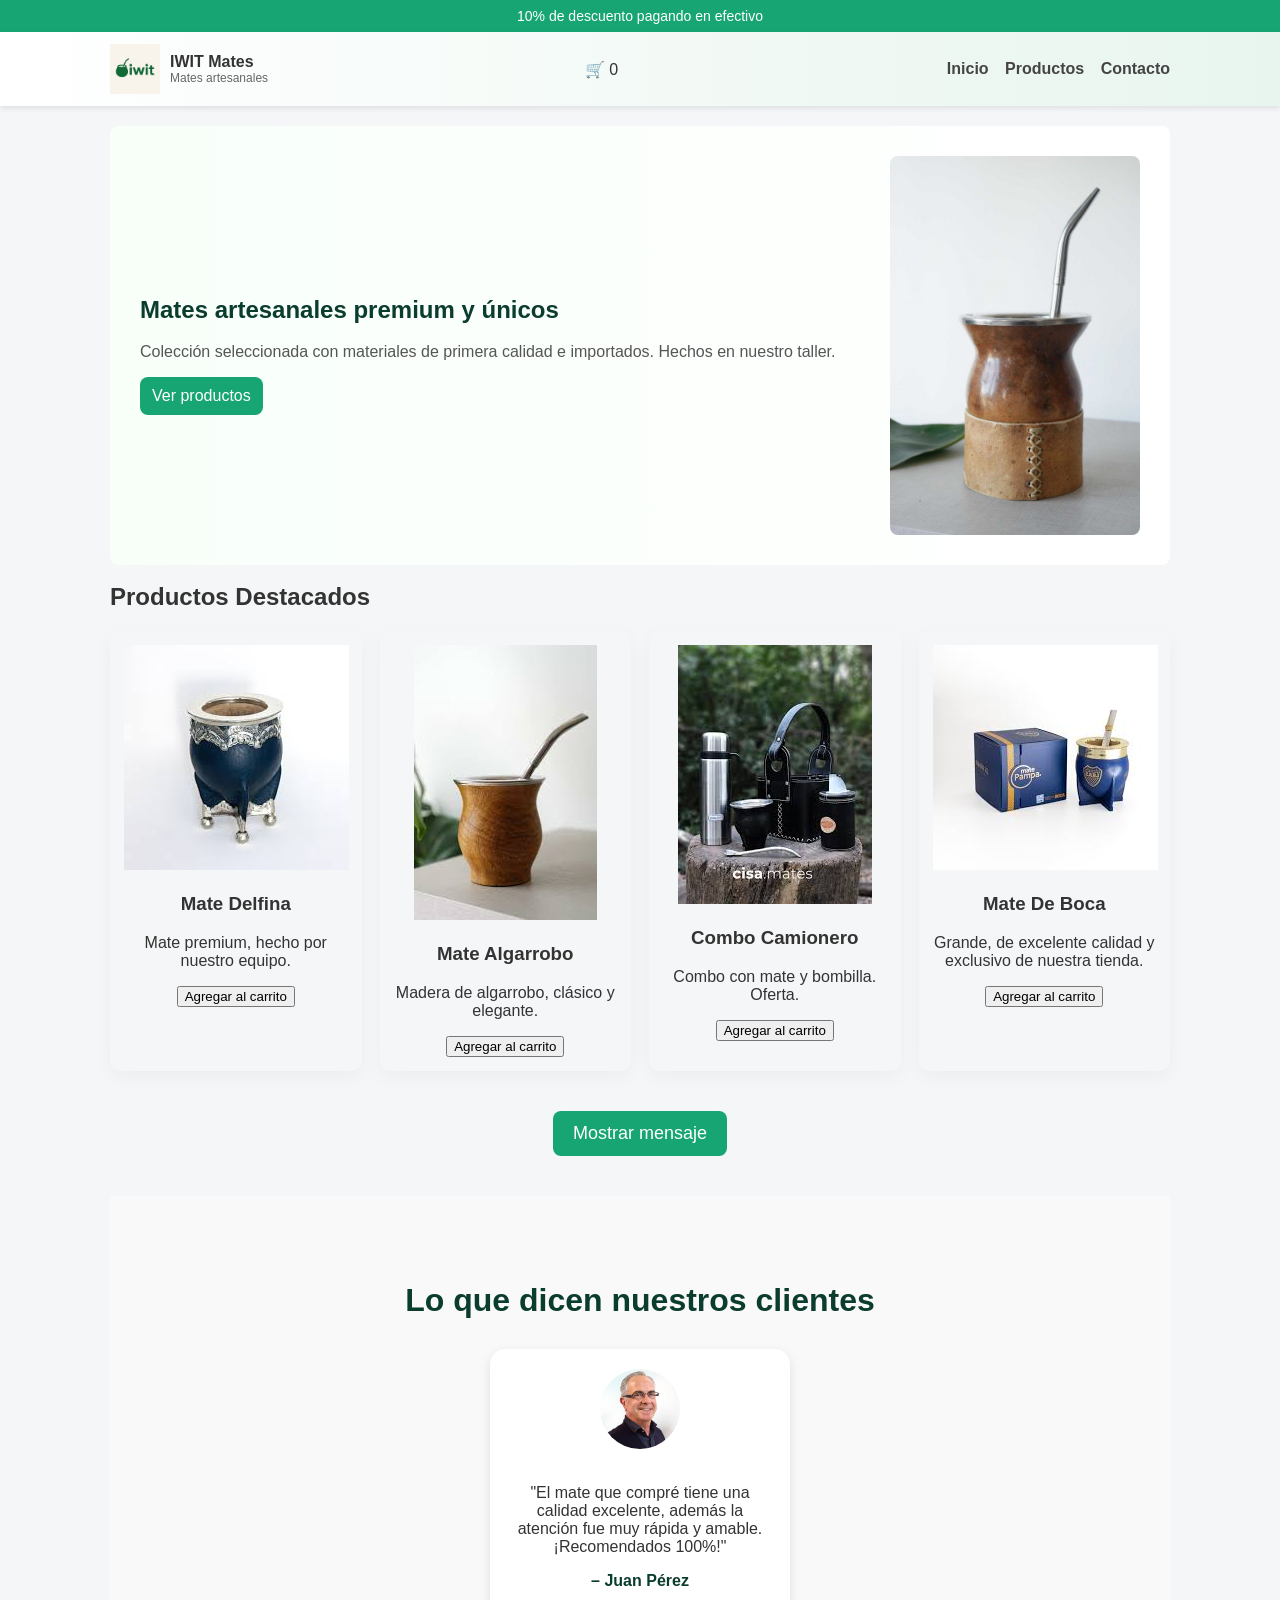
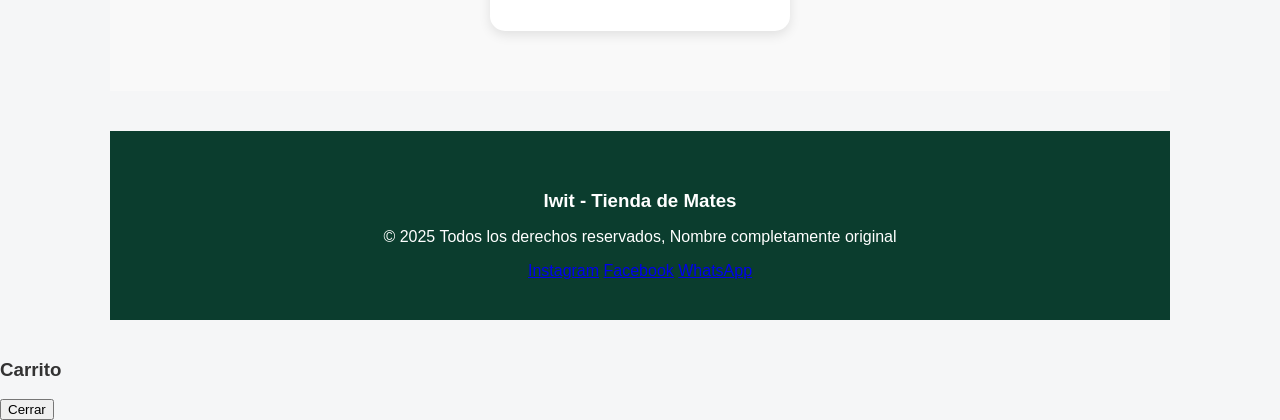
<file: Documents/html/index.html>
<!DOCTYPE html>
<html lang="es">
<head>
  <meta charset="UTF-8" />
  <meta name="viewport" content="width=device-width, initial-scale=1" />
  <title>Mates - Tienda IWIT ONLINE</title>
  <link rel="stylesheet" href="styles-inicio.css">
</head>
<body>
  <div class="barra-superior">10% de descuento pagando en efectivo</div>

  <header>
    <div class="contenedor cabecera-interna">
      <div class="logo">
        <img src="imagenes/logo.png" alt="logo">
        <div>
          <strong>IWIT Mates </strong>
          <div style="font-size:12px;color:#666">Mates artesanales</div>
        </div>
      </div>

      <!-- 💡 PUNTO 5 - CARRITO AGREGADO -->
      <div class="carrito" id="abrir-carrito">
        🛒 <span id="contador-carrito">0</span>
      </div>

      <nav>
        <a href="index.html">Inicio</a>
        <a href="productos.html">Productos</a>
        <a href="contactos.html">Contacto</a>
      </nav>  
    </div>
  </header>

  <main class="contenedor">

    <!-- ================== PRESENTACIÓN ================== -->
    <section class="presentacion">
      <div style="flex:1">
        <h1>Mates artesanales premium y únicos</h1>
        <p style="color:#555">
          Colección seleccionada con materiales de primera calidad e importados. Hechos en nuestro taller.
        </p>
        <a href="#seccion-productos" class="btn animaa">Ver productos</a>
      </div>
      <img src="imagenes/mate criollo.jpg" alt="mate" class="resaltar" loading="lazy">
    </section>

    <!-- ================== DESTACADOS ================== -->
    <section id="seccion-productos">
      <h2 style="margin-top:18px">Productos Destacados</h2>

      <div class="grid-container" id="grid-container-productos">
        <article class="card" data-nombre="Mate Delfina" data-precio="20000">
          <img src="imagenes/mate delfina.jpg" alt="Mate Delfina">
          <h3>Mate Delfina</h3>
          <p>Mate premium, hecho por nuestro equipo.</p>
          <button class="btn-agregar">Agregar al carrito</button>
        </article>

        <article class="card" data-nombre="Mate Algarrobo" data-precio="23999">
          <img src="imagenes/mate de algarrobo.jpg" alt="Mate Algarrobo">
          <h3>Mate Algarrobo</h3>
          <p>Madera de algarrobo, clásico y elegante.</p>
          <button class="btn-agregar">Agregar al carrito</button>
        </article>

        <article class="card" data-nombre="Combo Camionero" data-precio="28800">
          <img src="imagenes/combo camionero.jpg" alt="Combo Camionero">
          <h3>Combo Camionero</h3>
          <p>Combo con mate y bombilla. Oferta.</p>
          <button class="btn-agregar">Agregar al carrito</button>
        </article>

        <article class="card" data-nombre="Mate De Boca" data-precio="63502">
          <img src="imagenes/mate de boca.jpg" alt="Mate De Boca">
          <h3>Mate De Boca</h3>
          <p>Grande, de excelente calidad y exclusivo de nuestra tienda.</p>
          <button class="btn-agregar">Agregar al carrito</button>
        </article>
      </div>
    </section>

    <!-- ================== TESTIMONIOS ================== -->
    <section id="testimonios" style="padding: 60px 20px; background: #f9f9f9; text-align: center;">
      <h2 style="font-size: 2rem; margin-bottom: 30px; color: #0b3d2e;">Lo que dicen nuestros clientes</h2>
      <div style="display: flex; flex-wrap: wrap; justify-content: center; gap: 20px;">
        <div style="background: white; padding: 20px; max-width: 300px; border-radius: 15px; box-shadow: 0 4px 12px rgba(0,0,0,0.1); text-align: center;">
          <img src="imagenes/juan perez.jpg" alt="Cliente 1" style="border-radius: 50%; width: 80px; height: 80px; margin-bottom: 15px;">
          <p>"El mate que compré tiene una calidad excelente, además la atención fue muy rápida y amable. ¡Recomendados 100%!"</p>
          <h4 style="margin-top: 15px; color: #0b3d2e;">– Juan Pérez</h4>
        </div>
      </div>
    </section>

    <!-- ================== FOOTER ================== -->
    <footer>
      <h3>Iwit - Tienda de Mates</h3>
      <p>© 2025 Todos los derechos reservados, Nombre completamente original</p>
      <div>
        <a href="#">Instagram</a>
        <a href="#">Facebook</a>
        <a href="#">WhatsApp</a>
      </div>
    </footer>
  </main>

  <div class="modal" id="modal-carrito">
    <div class="modal-contenido">
      <h3>Carrito</h3>
      <ul id="lista-carrito"></ul>
      <button class="cerrar-modal" id="cerrar-carrito">Cerrar</button>
    </div>
  </div>
  <script src="script.js"></script>
</body>
</html>
</file>
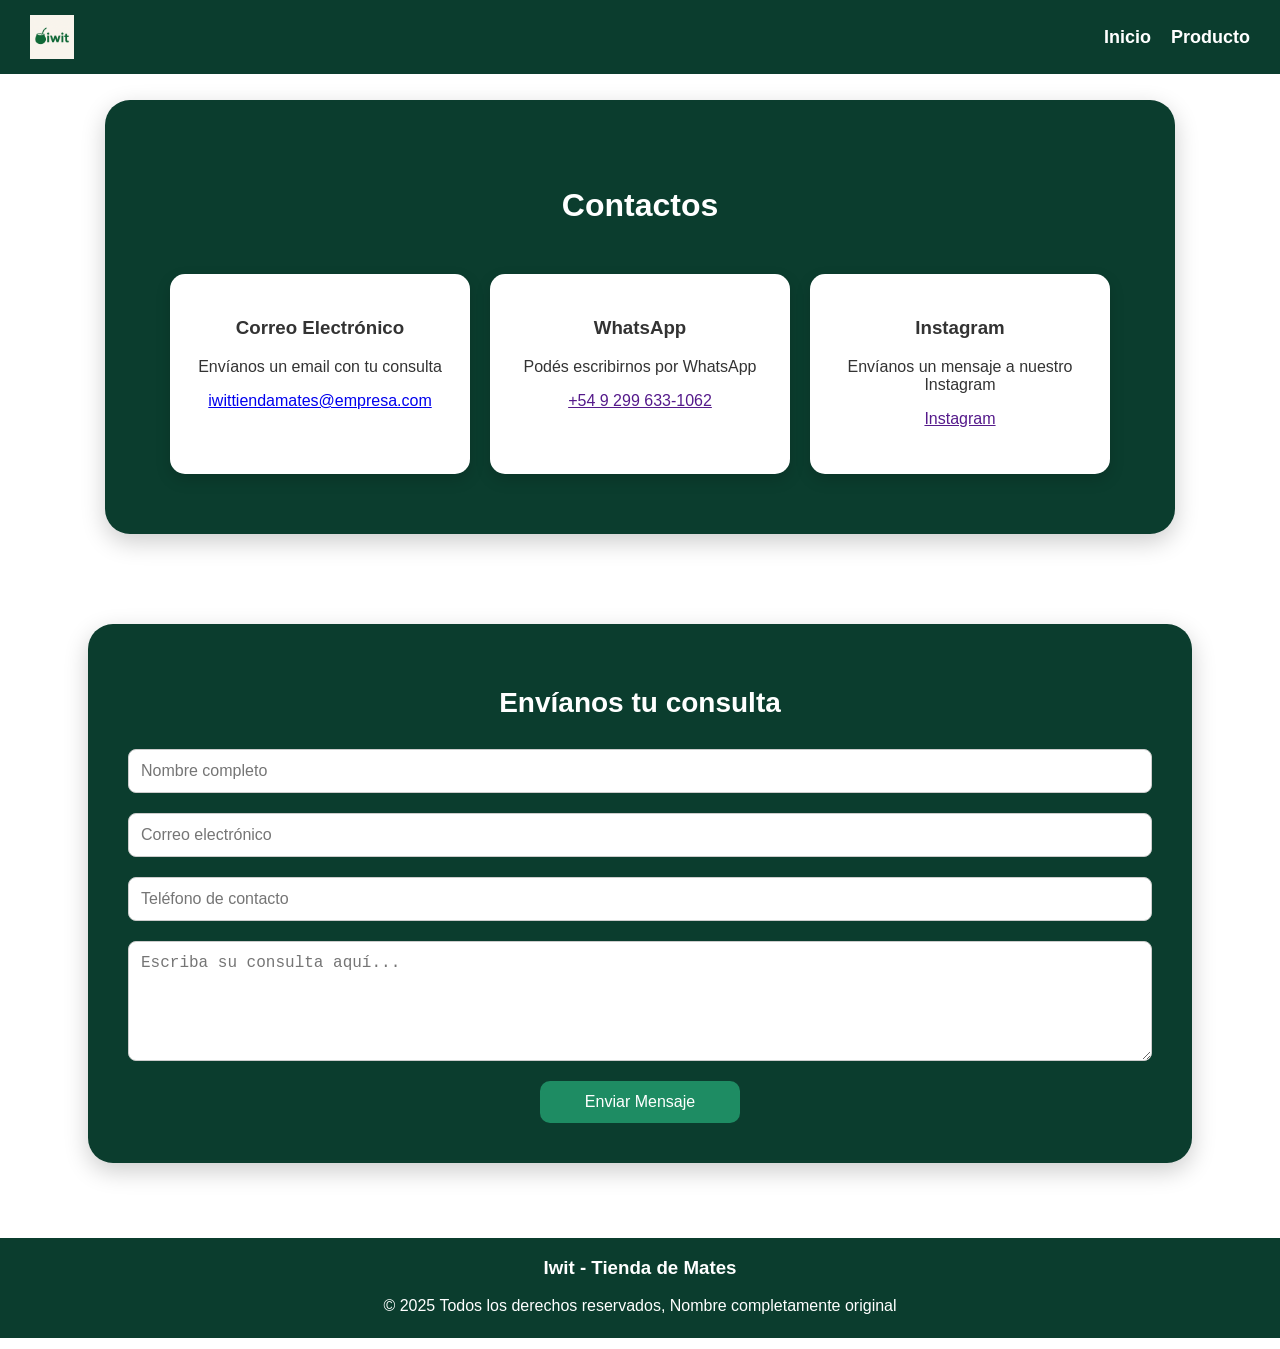
<file: contactos.html>
<!DOCTYPE html>
<html lang="es">
    <head>
    <meta charset="UTF-8">
    <link rel="stylesheet" href="estilo-cont.css">
    <script src="js-cont.js" defer></script>
    <title>Contactos</title>
    </head>
        <body>
            <header>

                <div class="logo_img">
                  <img src="imagenes/logo.png" alt="logo">
                </div>

              <div class="nav-links">
                <a href="index.html">Inicio</a>
                <a href="productos.html">Producto</a>
              </div>

            </header>

   <section class="section_contactos">
  <h2>Contactos</h2>

  <div class="contenedor_cards">
    <div class="card animar">
      <h3>Correo Electrónico</h3>
      <p>Envíanos un email con tu consulta</p>
      <a href="iwittiendamates@empresa.com">iwittiendamates@empresa.com</a>
    </div>

    <div class="card animar">
      <h3>WhatsApp</h3>
      <p>Podés escribirnos por WhatsApp</p>
      <a href="">+54 9 299 633-1062</a>
    </div>

    <div class="card animar">
      <h3>Instagram</h3>
      <p>Envíanos un mensaje a nuestro Instagram</p>
      <a href="">Instagram</a>
    </div>
  </div>
</section>

<section class="section_consulta">
  <h2 class="titulo_consulta">Envíanos tu consulta</h2>
  <form class="form_consulta">

    <div class="grupo_input">
      <input type="text" name="nombre" class="input cons" placeholder="Nombre completo" required>
    </div>

    <div class="grupo_input">
      <input type="email" name="email" class="input cons" placeholder="Correo electrónico" required>
    </div>

    <div class="grupo_input">
      <input type="tel" name="telefono" class="input cons" placeholder="Teléfono de contacto" required>
    </div>

    <div class="grupo_input">
      <textarea name="mensaje" class="input cons" placeholder="Escriba su consulta aquí..." rows="4" required></textarea>
    </div>

    <button type="submit" class="btn">Enviar Mensaje</button>
  </form>

</section>
        <section class="footer">
          <h3>Iwit - Tienda de Mates</h3>
        <footer>
          <p>© 2025 Todos los derechos reservados, Nombre completamente original</p></br>
        </footer>
        </section>
</body>
</html>
</file>
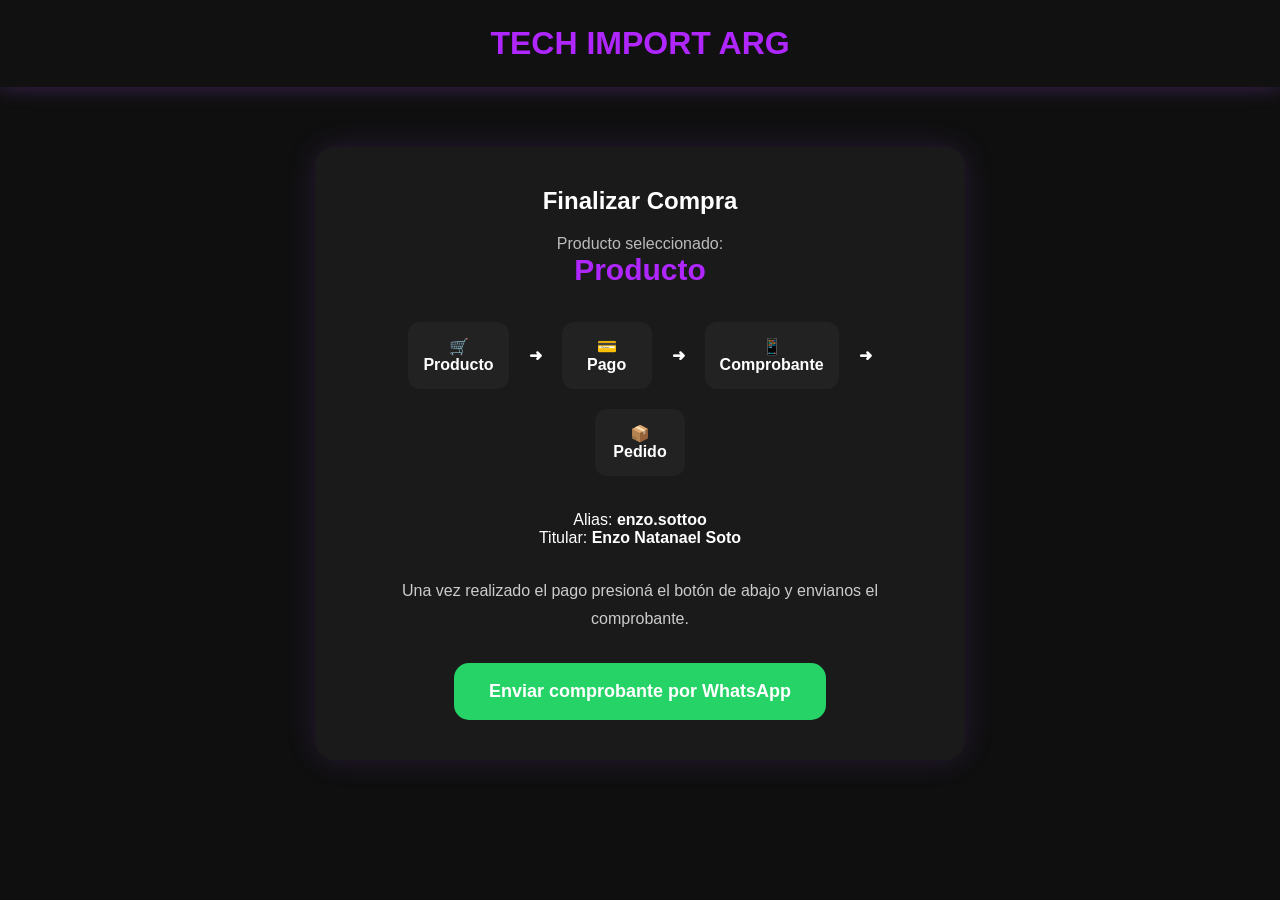
<file: pago.html>
<!DOCTYPE html>
<html lang="es">
<head>

<meta charset="UTF-8">
<meta name="viewport" content="width=device-width, initial-scale=1.0">

<title>Finalizar Compra | Tech Import ARG</title>

<link rel="stylesheet" href="pago.css">

<link rel="icon" href="img/logo.jpeg">

<link rel="stylesheet" href="https://cdnjs.cloudflare.com/ajax/libs/font-awesome/6.5.1/css/all.min.css">

</head>

<body>

<header>

    <h1>TECH IMPORT ARG</h1>

</header>

<div class="contenedor">

    <div class="card">

        <h2>Finalizar Compra</h2>

        <p class="producto">
            Producto seleccionado:
        </p>

        <h3 id="nombreProducto">
            Cargando...
        </h3>

        <div class="pasos">

            <div>
                🛒<br>
                Producto
            </div>

            ➜

            <div>
                💳<br>
                Pago
            </div>

            ➜

            <div>
                📱<br>
                Comprobante
            </div>

            ➜

            <div>
                📦<br>
                Pedido
            </div>

        </div>

        <p>
            Alias:
            <strong>enzo.sottoo</strong>
        </p>

        <p>

            Titular:

            <strong>Enzo Natanael Soto</strong>

        </p>

        <p class="info">

            Una vez realizado el pago presioná el botón de abajo y envianos el comprobante.

        </p>

        <a
        id="btnWhatsapp"
        class="boton"
        target="_blank">

        Enviar comprobante por WhatsApp

        </a>

    </div>

</div>

<script>

const params = new URLSearchParams(window.location.search);

const producto = params.get("producto") || "Producto";

document.getElementById("nombreProducto").innerText = producto;

const mensaje =
`Hola, ya realicé el pago del ${producto}. Te adjunto el comprobante para confirmar mi compra.`;

document.getElementById("btnWhatsapp").href =
`https://wa.me/5492995189053?text=${encodeURIComponent(mensaje)}`;

</script>

</body>

</html>
</file>
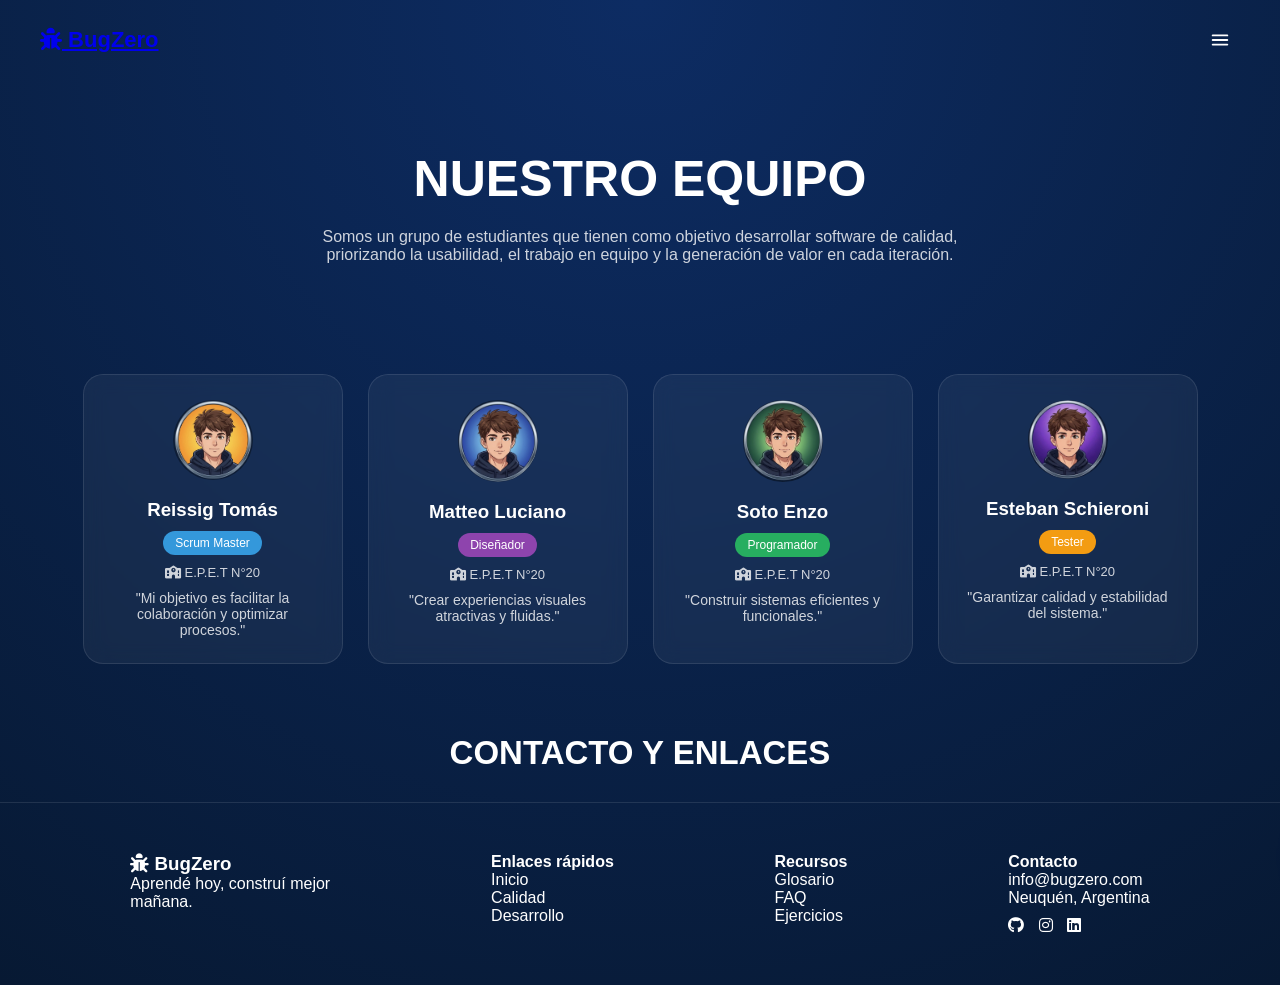
<file: Documents/BugZero/nosotros.html>
﻿<!DOCTYPE html>
<html lang="es">
<head>
  <meta charset="UTF-8">
  <title>BugZero</title>
  <meta name="viewport" content="width=device-width, initial-scale=1.0">
  <link rel="stylesheet" href="nosotros.css">

  <!-- ICONOS -->
  <link rel="stylesheet" href="https://cdnjs.cloudflare.com/ajax/libs/font-awesome/6.5.0/css/all.min.css">
</head>
<body>

<header class="navbar">
  <a href="index.html" class="logo"><i class="fa-solid fa-bug"></i> BugZero</a>
  <button class="menu-toggle" id="menuToggle" aria-label="Abrir menú">
    <svg viewBox="0 0 24 24" fill="none" stroke="currentColor" stroke-width="2" stroke-linecap="round"><line x1="4" y1="7" x2="20" y2="7"/><line x1="4" y1="12" x2="20" y2="12"/><line x1="4" y1="17" x2="20" y2="17"/></svg>
  </button>
</header>

<div class="overlay" id="overlay"></div>
<aside class="side-menu" id="sideMenu">
  <div class="side-menu-header">
    <a href="index.html#inicio" class="brand" style="font-size:1.2rem;">
      <span class="brand-icon" style="width:30px;height:30px;">
        <svg viewBox="0 0 24 24" fill="none" stroke="currentColor" stroke-width="1.6"><circle cx="12" cy="12" r="3"/><path d="M12 2v3M12 19v3M2 12h3M19 12h3M4.9 4.9l2.1 2.1M17 17l2.1 2.1M19.1 4.9L17 7M7 17l-2.1 2.1"/></svg>
      </span>
      Bug<span class="zero">Zero</span>
    </a>
    <button class="side-menu-close" id="menuClose" aria-label="Cerrar menú">
      <svg viewBox="0 0 24 24" fill="none" stroke="currentColor" stroke-width="2" stroke-linecap="round"><line x1="18" y1="6" x2="6" y2="18"/><line x1="6" y1="6" x2="18" y2="18"/></svg>
    </button>
  </div>
  <nav>
    <a href="index.html#inicio" class="side-link"><span class="left"><svg viewBox="0 0 24 24" fill="none" stroke="currentColor" stroke-width="1.8"><path d="M3 11l9-8 9 8"/><path d="M5 10v10h14V10"/></svg>Inicio</span></a>
    <a href="index.html#calidad" class="side-link"><span class="left"><svg viewBox="0 0 24 24" fill="none" stroke="currentColor" stroke-width="1.8"><path d="M12 2l8 4v6c0 5-3.5 8.5-8 10-4.5-1.5-8-5-8-10V6l8-4z"/></svg>Calidad</span><svg viewBox="0 0 24 24" fill="none" stroke="currentColor" stroke-width="2"><polyline points="9 6 15 12 9 18"/></svg></a>
    <a href="index.html#desarrollo" class="side-link"><span class="left"><svg viewBox="0 0 24 24" fill="none" stroke="currentColor" stroke-width="1.8"><polyline points="8 6 2 12 8 18"/><polyline points="16 6 22 12 16 18"/></svg>Desarrollo</span><svg viewBox="0 0 24 24" fill="none" stroke="currentColor" stroke-width="2"><polyline points="9 6 15 12 9 18"/></svg></a>
    <a href="index.html#metodologias" class="side-link"><span class="left"><svg viewBox="0 0 24 24" fill="none" stroke="currentColor" stroke-width="1.8"><circle cx="8" cy="8" r="3"/><circle cx="17" cy="8" r="3"/><path d="M2 20c0-3.3 2.7-6 6-6s6 2.7 6 6M11 20c0-2.5 2-4.5 4.5-4.5s4.5 2 4.5 4.5"/></svg>Metodologías</span><svg viewBox="0 0 24 24" fill="none" stroke="currentColor" stroke-width="2"><polyline points="9 6 15 12 9 18"/></svg></a>
    <a href="index.html#recursos" class="side-link"><span class="left"><svg viewBox="0 0 24 24" fill="none" stroke="currentColor" stroke-width="1.8"><path d="M4 4.5A2.5 2.5 0 0 1 6.5 2H20v18H6.5A2.5 2.5 0 0 1 4 17.5v-13z"/><path d="M20 17H6.5A2.5 2.5 0 0 0 4 19.5"/></svg>Recursos</span><svg viewBox="0 0 24 24" fill="none" stroke="currentColor" stroke-width="2"><polyline points="9 6 15 12 9 18"/></svg></a>
    <a href="#nosotros" class="side-link active" aria-current="page"><span class="left"><svg viewBox="0 0 24 24" fill="none" stroke="currentColor" stroke-width="1.8"><circle cx="9" cy="8" r="3.2"/><path d="M2.5 20c0-3.5 2.9-6.3 6.5-6.3S15.5 16.5 15.5 20"/><circle cx="17.5" cy="9" r="2.6"/><path d="M14.7 13.8c2.6.3 4.7 2.6 4.8 5.5"/></svg>Nosotros</span><svg viewBox="0 0 24 24" fill="none" stroke="currentColor" stroke-width="2"><polyline points="9 6 15 12 9 18"/></svg></a>
    <a href="index.html#contacto" class="side-link"><span class="left"><svg viewBox="0 0 24 24" fill="none" stroke="currentColor" stroke-width="1.8"><rect x="2.5" y="4.5" width="19" height="15" rx="2"/><path d="M3 6l9 7 9-7"/></svg>Contacto</span><svg viewBox="0 0 24 24" fill="none" stroke="currentColor" stroke-width="2"><polyline points="9 6 15 12 9 18"/></svg></a>
  </nav>
  <div class="side-divider"></div>
  <a class="side-cta" href="index.html#metodologias"><svg viewBox="0 0 24 24" fill="none" stroke="currentColor" stroke-width="1.8" width="18" height="18"><circle cx="8" cy="8" r="3"/><circle cx="17" cy="8" r="3"/><path d="M2 20c0-3.3 2.7-6 6-6s6 2.7 6 6M11 20c0-2.5 2-4.5 4.5-4.5s4.5 2-4.5 4.5"/></svg>Comparar metodologías</a>
</aside>

<section class="hero" id="nosotros">
  <h1>NUESTRO EQUIPO</h1>
  <p>
    Somos un grupo de estudiantes que tienen como objetivo desarrollar software de calidad,
    priorizando la usabilidad, el trabajo en equipo y la generación de valor en cada iteración.
  </p>
</section>

<section class="equipo">

  <div class="card">
    <img src="img/WhatsApp Image 2026-09-23 at 18.40.10.jpeg" alt="Foto de Reissig Tomás">
    <h3>Reissig Tomás</h3>
    <span class="rol azul">Scrum Master</span>
    <p class="escuela"><i class="fa-solid fa-school"></i> E.P.E.T N°20</p>
    <p class="motivacion">"Mi objetivo es facilitar la colaboración y optimizar procesos."</p>
  </div>

  <div class="card">
    <img src="img/lucho.jpeg" alt="Foto de Luciano Matteo">
    <h3>Matteo Luciano</h3>
    <span class="rol violeta">Diseñador</span>
    <p class="escuela"><i class="fa-solid fa-school"></i> E.P.E.T N°20</p>
    <p class="motivacion">"Crear experiencias visuales atractivas y fluidas."</p>
  </div>

  <div class="card">
    <img src="img/enzo.jpeg" alt="Foto de Soto Enzo">
    <h3>Soto Enzo</h3>
    <span class="rol verde">Programador</span>
    <p class="escuela"><i class="fa-solid fa-school"></i> E.P.E.T N°20</p>
    <p class="motivacion">"Construir sistemas eficientes y funcionales."</p>
  </div>

  <div class="card">
    <img src="img/eze.jpeg" alt="Foto de Esteban Schieroni">
    <h3>Esteban Schieroni</h3>
    <span class="rol naranja">Tester</span>
    <p class="escuela"><i class="fa-solid fa-school"></i> E.P.E.T N°20</p>
    <p class="motivacion">"Garantizar calidad y estabilidad del sistema."</p>
  </div>

</section>

<section class="contacto" id="contacto">
  <h2>CONTACTO Y ENLACES</h2>
</section>

<footer class="footer">

  <div class="col">
    <h3><i class="fa-solid fa-bug"></i> BugZero</h3>
    <p>Aprendé hoy, construí mejor mañana.</p>
  </div>

  <div class="col">
    <h4>Enlaces rápidos</h4>
    <p>Inicio</p>
    <p>Calidad</p>
    <p>Desarrollo</p>
  </div>

  <div class="col">
    <h4>Recursos</h4>
    <p>Glosario</p>
    <p>FAQ</p>
    <p>Ejercicios</p>
  </div>

  <div class="col">
    <h4>Contacto</h4>
    <p>info@bugzero.com</p>
    <p>Neuquén, Argentina</p>
    <div class="redes">
      <i class="fa-brands fa-github"></i>
      <i class="fa-brands fa-instagram"></i>
      <i class="fa-brands fa-linkedin"></i>
    </div>
  </div>

</footer>

<script src="nosotros.js"></script>
</body>
</html>
</file>
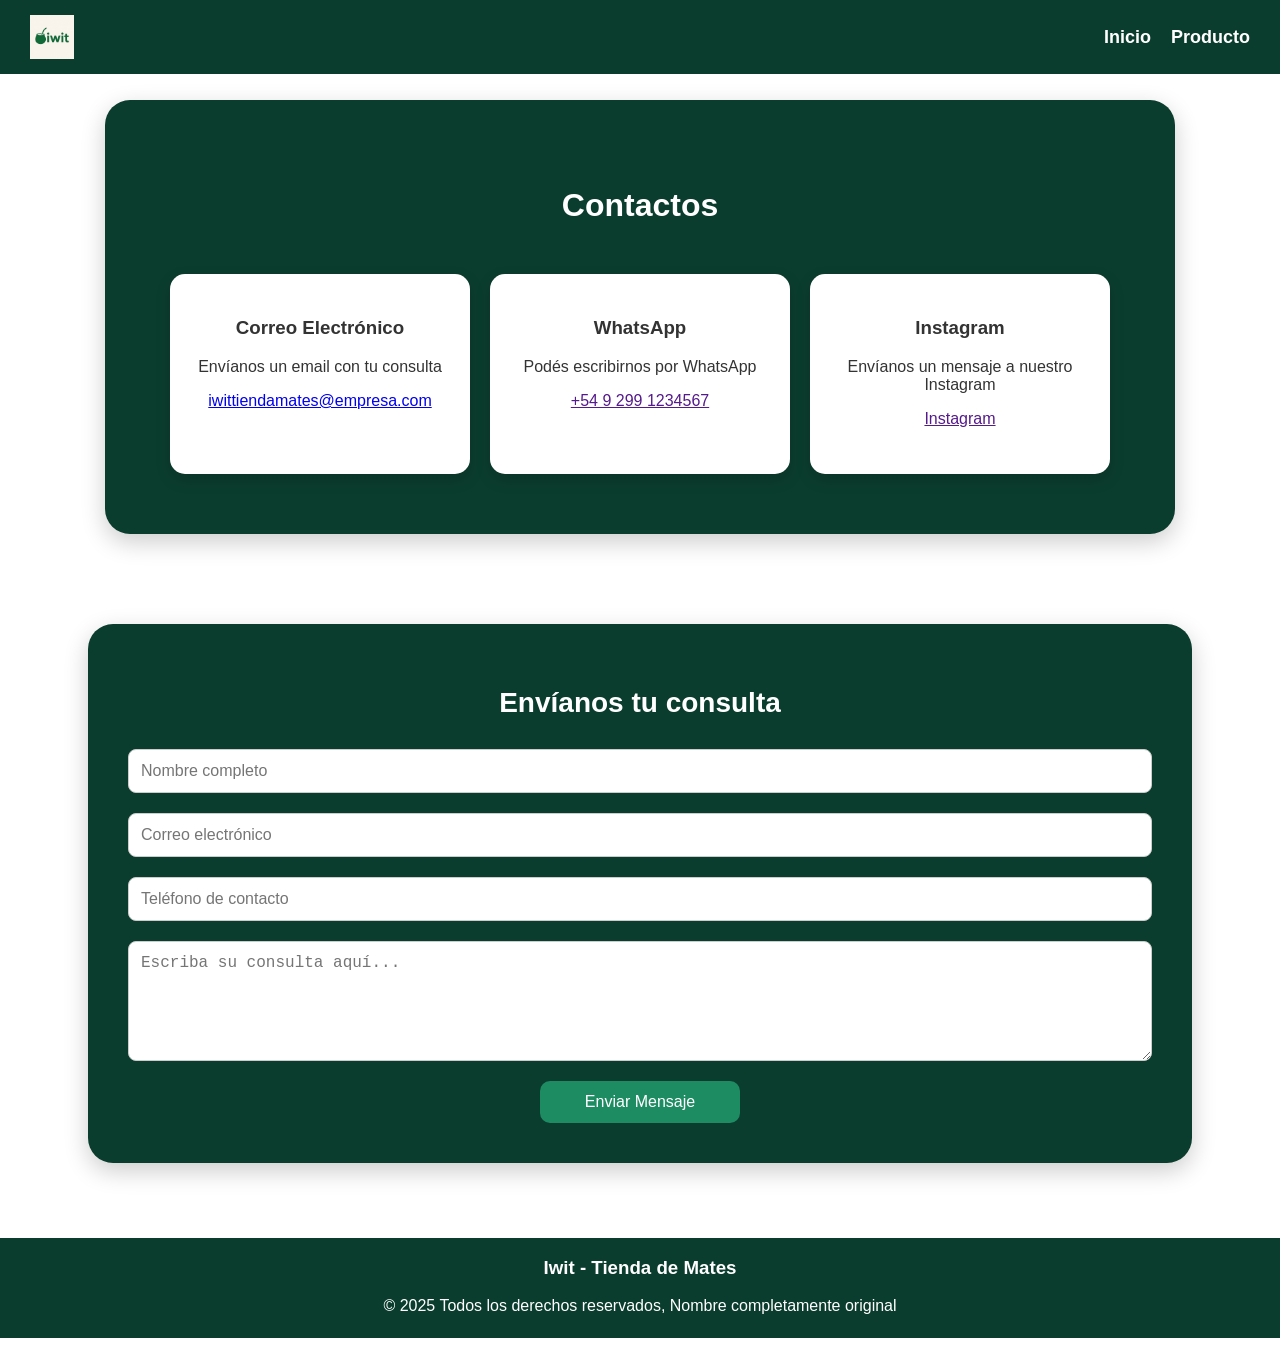
<file: Documents/html/contactos.html>
<!DOCTYPE html>
<html lang="es">
    <head>
    <meta charset="UTF-8">
    <link rel="stylesheet" href="estilo-cont.css">
    <script src="js-cont.js" defer></script>
    <title>Contactos</title>
    </head>
        <body>
            <header>

                <div class="logo_img">
                  <img src="imagenes/logo.png" alt="logo">
                </div>

              <div class="nav-links">
                <a href="index.html">Inicio</a>
                <a href="productos.html">Producto</a>
              </div>

            </header>

   <section class="section_contactos">
  <h2>Contactos</h2>

  <div class="contenedor_cards">
    <div class="card animar">
      <h3>Correo Electrónico</h3>
      <p>Envíanos un email con tu consulta</p>
      <a href="iwittiendamates@empresa.com">iwittiendamates@empresa.com</a>
    </div>

    <div class="card animar">
      <h3>WhatsApp</h3>
      <p>Podés escribirnos por WhatsApp</p>
      <a href="">+54 9 299 1234567</a>
    </div>

    <div class="card animar">
      <h3>Instagram</h3>
      <p>Envíanos un mensaje a nuestro Instagram</p>
      <a href="">Instagram</a>
    </div>
  </div>
</section>

<section class="section_consulta">
  <h2 class="titulo_consulta">Envíanos tu consulta</h2>
  <form class="form_consulta">

    <div class="grupo_input">
      <input type="text" name="nombre" class="input cons" placeholder="Nombre completo" required>
    </div>

    <div class="grupo_input">
      <input type="email" name="email" class="input cons" placeholder="Correo electrónico" required>
    </div>

    <div class="grupo_input">
      <input type="tel" name="telefono" class="input cons" placeholder="Teléfono de contacto" required>
    </div>

    <div class="grupo_input">
      <textarea name="mensaje" class="input cons" placeholder="Escriba su consulta aquí..." rows="4" required></textarea>
    </div>

    <button type="submit" class="btn">Enviar Mensaje</button>
  </form>

</section>
        <section class="footer">
          <h3>Iwit - Tienda de Mates</h3>
        <footer>
          <p>© 2025 Todos los derechos reservados, Nombre completamente original</p></br>
        </footer>
        </section>
</body>
</html>
</file>
<file: style.css>
*{
    margin:0;
    padding:0;
    box-sizing:border-box;
    font-family:Arial, Helvetica, sans-serif;
}

html{
    scroll-behavior:smooth;
}

body{
    background:#0f0f0f;
    color:white;
    overflow-x:hidden;
}

/* HEADER */

header{
    position:fixed;
    top:0;
    width:100%;
    padding:20px 8%;
    display:flex;
    justify-content:space-between;
    align-items:center;
    background:rgba(0,0,0,.8);
    backdrop-filter:blur(10px);
    z-index:1000;
}

.logo{
    font-size:24px;
    font-weight:bold;
    color:#b026ff;
    animation:pulse 2s infinite;
}

nav a{
    color:white;
    text-decoration:none;
    margin-left:25px;
    transition:.3s;
    display:inline-block;
}

nav a:hover{
    color:#b026ff;
    transform:translateY(-3px);
}

/* HERO */

.hero{
    height:100vh;
    display:flex;
    justify-content:center;
    align-items:center;
    text-align:center;
    padding:20px;
    background:linear-gradient(rgba(0,0,0,.7), rgba(0,0,0,.7)),
    url("img/Iphone.jpeg");
    background-size:cover;
    background-position:center;
}

.hero-content{
    animation:fadeUp 1s ease;
}

.hero h1{
    font-size:3rem;
    margin-bottom:15px;
}

.hero p{
    font-size:1.2rem;
    margin-bottom:25px;
}

.btn{
    background:#b026ff;
    color:white;
    padding:15px 35px;
    border-radius:30px;
    text-decoration:none;
    transition:.4s;
}

.btn:hover{
    transform:scale(1.08);
    box-shadow:0 0 25px #b026ff;
}

/* CATEGORIAS */

.categorias{
    display:grid;
    grid-template-columns:repeat(auto-fit,minmax(200px,1fr));
    gap:20px;
    padding:80px 8%;
}

.card{
    background:#1a1a1a;
    padding:40px;
    text-align:center;
    border-radius:15px;
    transition:.4s;
}

.card i{
    font-size:45px;
    color:#b026ff;
    margin-bottom:15px;
}

.card:hover{
    transform:translateY(-10px) scale(1.05);
    box-shadow:0 15px 30px rgba(0,191,255,.2);
}

/* PRODUCTOS */

#productos{
    padding:80px 8%;
}

#productos h2{
    text-align:center;
    margin-bottom:40px;
    font-size:2.5rem;
}

.productos{
    display:grid;
    grid-template-columns:repeat(auto-fit,minmax(250px,1fr));
    gap:25px;
}

.producto{
    background:#1a1a1a;
    border-radius:15px;
    overflow:hidden;
    transition:.5s;
}

.producto img{
    width:100%;
    height:260px;
    object-fit:cover;
    transition:.5s;
}

.producto h3{
    padding:15px;
}

.producto p{
    padding:0 15px 20px;
    color:#ccc;
}

.producto:hover{
    transform:translateY(-12px);
    box-shadow:0 15px 35px rgba(0,191,255,.2);
}

.producto:hover img{
    transform:scale(1.08);
}

/* ESPECIAL */

.especial{
    padding:80px 8%;
    text-align:center;
    background:#151515;
}

.especial h2{
    margin-bottom:20px;
}

.especial p{
    max-width:800px;
    margin:auto;
    margin-bottom:30px;
}

.especial button{
    background:#b026ff;
    color:white;
    border:none;
    padding:15px 35px;
    border-radius:30px;
    cursor:pointer;
    transition:.4s;
}

.especial button:hover{
    transform:scale(1.08);
    box-shadow:0 0 25px #b026ff;
}

/* SERVICIOS */

#servicios{
    padding:80px 8%;
}

#servicios h2{
    text-align:center;
    margin-bottom:40px;
}

.servicios{
    display:grid;
    grid-template-columns:repeat(auto-fit,minmax(180px,1fr));
    gap:20px;
}

.servicio{
    background:#1a1a1a;
    padding:30px;
    border-radius:15px;
    text-align:center;
    transition:.4s;
}

.servicio h3{
    font-size:40px;
    color:#b026ff;
    margin-bottom:10px;
}

.servicio:hover{
    transform:rotate(3deg) scale(1.05);
}

/* TESTIMONIOS */

.testimonios{
    padding:80px 8%;
    text-align:center;
}

.reviews{
    display:grid;
    grid-template-columns:repeat(auto-fit,minmax(250px,1fr));
    gap:20px;
    margin-top:30px;
}

.review{
    background:#1a1a1a;
    padding:30px;
    border-radius:15px;
    transition:.4s;
}

.review:hover{
    transform:scale(1.05);
    box-shadow:0 10px 25px rgba(0,191,255,.2);
}

/* WHATSAPP */

.whatsapp-float{
    position:fixed;
    bottom:20px;
    right:20px;
    width:65px;
    height:65px;
    background:#25D366;
    color:white;
    border-radius:50%;
    display:flex;
    align-items:center;
    justify-content:center;
    font-size:30px;
    text-decoration:none;
    z-index:9999;
    animation:whatsappBounce 1.5s infinite;
}

/* FOOTER */

footer{
    background:#000;
    text-align:center;
    padding:25px;
    margin-top:40px;
}

/* ANIMACIONES */

@keyframes fadeUp{
    from{
        opacity:0;
        transform:translateY(40px);
    }
    to{
        opacity:1;
        transform:translateY(0);
    }
}

@keyframes pulse{
    0%{transform:scale(1);}
    50%{transform:scale(1.05);}
    100%{transform:scale(1);}
}

@keyframes whatsappBounce{
    0%,100%{
        transform:translateY(0);
    }
    50%{
        transform:translateY(-10px);
    }
}

/* RESPONSIVE */

@media(max-width:768px){

    header{
        flex-direction:column;
        gap:15px;
    }

    .hero h1{
        font-size:2rem;
    }

    nav{
        display:flex;
        flex-wrap:wrap;
        justify-content:center;
    }
}

.logo img{
    height:60px;
    width:auto;
    border-radius:10px;
    transition:0.3s;
    filter:drop-shadow(0 0 10px #a855f7);
}

.logo img:hover{
    transform:scale(1.08);
    filter:
    drop-shadow(0 0 10px #a855f7)
    drop-shadow(0 0 20px #a855f7);
}

/* ========================= */
/* BOTÓN COMPRAR PRODUCTOS   */
/* ========================= */

.comprar-btn{
    display:block;
    width:85%;
    margin:15px auto 20px;
    padding:12px 20px;
    text-align:center;
    text-decoration:none;
    color:#fff;
    font-weight:bold;
    font-size:15px;
    border-radius:12px;
    background:linear-gradient(135deg,#8a2be2,#a855f7);
    box-shadow:
        0 0 10px rgba(168,85,247,.5),
        0 0 20px rgba(168,85,247,.3);
    transition:all .3s ease;
}

.comprar-btn:hover{
    transform:translateY(-4px) scale(1.05);
    box-shadow:
        0 0 10px #a855f7,
        0 0 20px #a855f7,
        0 0 40px #a855f7,
        0 0 60px #a855f7;
}

.comprar-btn:active{
    transform:scale(.97);
}

.producto{
    display:flex;
    flex-direction:column;
}

.producto p{
    flex-grow:1;
}

/* ========================= */
/* PROMOCIONES */
/* ========================= */

.promociones{
    padding:80px 8%;
    background:#111;
    text-align:center;
}

.promociones h2{
    font-size:2.5rem;
    margin-bottom:45px;
}

.promo-grid{
    display:grid;
    grid-template-columns:repeat(auto-fit,minmax(280px,1fr));
    gap:25px;
}

.promo-box{
    background:#1a1a1a;
    border-radius:18px;
    padding:35px 25px;
    position:relative;
    transition:.35s;
    border:2px solid rgba(168,85,247,.3);
}

.promo-box:hover{
    transform:translateY(-10px);
    box-shadow:0 0 25px rgba(168,85,247,.5);
}

.promo-box h3{
    margin:20px 0;
    color:#fff;
    font-size:24px;
}

.promo-box p{
    color:#d8d8d8;
    line-height:1.6;
}

.promo-etiqueta{
    position:absolute;
    top:-15px;
    right:20px;
    background:#b026ff;
    color:white;
    padding:8px 18px;
    border-radius:30px;
    font-size:13px;
    font-weight:bold;
    box-shadow:0 0 20px #b026ff;
}
</file>
<file: negocios/style.css>
*{
    margin:0;
    padding:0;
    box-sizing:border-box;
    font-family:Arial, Helvetica, sans-serif;
}

html{
    scroll-behavior:smooth;
}

body{
    background:#0f0f0f;
    color:white;
    overflow-x:hidden;
}

/* HEADER */

header{
    position:fixed;
    top:0;
    width:100%;
    padding:20px 8%;
    display:flex;
    justify-content:space-between;
    align-items:center;
    background:rgba(0,0,0,.8);
    backdrop-filter:blur(10px);
    z-index:1000;
}

.logo{
    font-size:24px;
    font-weight:bold;
    color:#b026ff;
    animation:pulse 2s infinite;
}

nav a{
    color:white;
    text-decoration:none;
    margin-left:25px;
    transition:.3s;
    display:inline-block;
}

nav a:hover{
    color:#b026ff;
    transform:translateY(-3px);
}

/* HERO */

.hero{
    height:100vh;
    display:flex;
    justify-content:center;
    align-items:center;
    text-align:center;
    padding:20px;
    background:linear-gradient(rgba(0,0,0,.7), rgba(0,0,0,.7)),
    url("img/Iphone.jpeg");
    background-size:cover;
    background-position:center;
}

.hero-content{
    animation:fadeUp 1s ease;
}

.hero h1{
    font-size:3rem;
    margin-bottom:15px;
}

.hero p{
    font-size:1.2rem;
    margin-bottom:25px;
}

.btn{
    background:#b026ff;
    color:white;
    padding:15px 35px;
    border-radius:30px;
    text-decoration:none;
    transition:.4s;
}

.btn:hover{
    transform:scale(1.08);
    box-shadow:0 0 25px #b026ff;
}

/* CATEGORIAS */

.categorias{
    display:grid;
    grid-template-columns:repeat(auto-fit,minmax(200px,1fr));
    gap:20px;
    padding:80px 8%;
}

.card{
    background:#1a1a1a;
    padding:40px;
    text-align:center;
    border-radius:15px;
    transition:.4s;
}

.card i{
    font-size:45px;
    color:#b026ff;
    margin-bottom:15px;
}

.card:hover{
    transform:translateY(-10px) scale(1.05);
    box-shadow:0 15px 30px rgba(0,191,255,.2);
}

/* PRODUCTOS */

#productos{
    padding:80px 8%;
}

#productos h2{
    text-align:center;
    margin-bottom:40px;
    font-size:2.5rem;
}

.productos{
    display:grid;
    grid-template-columns:repeat(auto-fit,minmax(250px,1fr));
    gap:25px;
}

.producto{
    background:#1a1a1a;
    border-radius:15px;
    overflow:hidden;
    transition:.5s;
}

.producto img{
    width:100%;
    height:260px;
    object-fit:cover;
    transition:.5s;
}

.producto h3{
    padding:15px;
}

.producto p{
    padding:0 15px 20px;
    color:#ccc;
}

.producto:hover{
    transform:translateY(-12px);
    box-shadow:0 15px 35px rgba(0,191,255,.2);
}

.producto:hover img{
    transform:scale(1.08);
}

/* ESPECIAL */

.especial{
    padding:80px 8%;
    text-align:center;
    background:#151515;
}

.especial h2{
    margin-bottom:20px;
}

.especial p{
    max-width:800px;
    margin:auto;
    margin-bottom:30px;
}

.especial button{
    background:#b026ff;
    color:white;
    border:none;
    padding:15px 35px;
    border-radius:30px;
    cursor:pointer;
    transition:.4s;
}

.especial button:hover{
    transform:scale(1.08);
    box-shadow:0 0 25px #b026ff;
}

/* SERVICIOS */

#servicios{
    padding:80px 8%;
}

#servicios h2{
    text-align:center;
    margin-bottom:40px;
}

.servicios{
    display:grid;
    grid-template-columns:repeat(auto-fit,minmax(180px,1fr));
    gap:20px;
}

.servicio{
    background:#1a1a1a;
    padding:30px;
    border-radius:15px;
    text-align:center;
    transition:.4s;
}

.servicio h3{
    font-size:40px;
    color:#b026ff;
    margin-bottom:10px;
}

.servicio:hover{
    transform:rotate(3deg) scale(1.05);
}

/* TESTIMONIOS */

.testimonios{
    padding:80px 8%;
    text-align:center;
}

.reviews{
    display:grid;
    grid-template-columns:repeat(auto-fit,minmax(250px,1fr));
    gap:20px;
    margin-top:30px;
}

.review{
    background:#1a1a1a;
    padding:30px;
    border-radius:15px;
    transition:.4s;
}

.review:hover{
    transform:scale(1.05);
    box-shadow:0 10px 25px rgba(0,191,255,.2);
}

/* WHATSAPP */

.whatsapp-float{
    position:fixed;
    bottom:20px;
    right:20px;
    width:65px;
    height:65px;
    background:#25D366;
    color:white;
    border-radius:50%;
    display:flex;
    align-items:center;
    justify-content:center;
    font-size:30px;
    text-decoration:none;
    z-index:9999;
    animation:whatsappBounce 1.5s infinite;
}

/* FOOTER */

footer{
    background:#000;
    text-align:center;
    padding:25px;
    margin-top:40px;
}

/* ANIMACIONES */

@keyframes fadeUp{
    from{
        opacity:0;
        transform:translateY(40px);
    }
    to{
        opacity:1;
        transform:translateY(0);
    }
}

@keyframes pulse{
    0%{transform:scale(1);}
    50%{transform:scale(1.05);}
    100%{transform:scale(1);}
}

@keyframes whatsappBounce{
    0%,100%{
        transform:translateY(0);
    }
    50%{
        transform:translateY(-10px);
    }
}

/* RESPONSIVE */

@media(max-width:768px){

    header{
        flex-direction:column;
        gap:15px;
    }

    .hero h1{
        font-size:2rem;
    }

    nav{
        display:flex;
        flex-wrap:wrap;
        justify-content:center;
    }
}

.logo img{
    height:60px;
    width:auto;
    border-radius:10px;
    transition:0.3s;
    filter:drop-shadow(0 0 10px #a855f7);
}

.logo img:hover{
    transform:scale(1.08);
    filter:
    drop-shadow(0 0 10px #a855f7)
    drop-shadow(0 0 20px #a855f7);
}

/* ========================= */
/* BOTÓN COMPRAR PRODUCTOS   */
/* ========================= */

.comprar-btn{
    display:block;
    width:85%;
    margin:15px auto 20px;
    padding:12px 20px;
    text-align:center;
    text-decoration:none;
    color:#fff;
    font-weight:bold;
    font-size:15px;
    border-radius:12px;
    background:linear-gradient(135deg,#8a2be2,#a855f7);
    box-shadow:
        0 0 10px rgba(168,85,247,.5),
        0 0 20px rgba(168,85,247,.3);
    transition:all .3s ease;
}

.comprar-btn:hover{
    transform:translateY(-4px) scale(1.05);
    box-shadow:
        0 0 10px #a855f7,
        0 0 20px #a855f7,
        0 0 40px #a855f7,
        0 0 60px #a855f7;
}

.comprar-btn:active{
    transform:scale(.97);
}

/* Mantiene todos los botones alineados */

.producto{
    display:flex;
    flex-direction:column;
}

.producto p{
    flex-grow:1;
}
</file>
<file: Desktop/StockTech/style.css>
* {
    margin: 0;
    padding: 0;
    box-sizing: border-box;
}

body {
    font-family: Arial, Helvetica, sans-serif;
    background: #f4f6f9;
    color: #1f2937;
}

button,
input,
select {
    font-family: inherit;
}


/* ==================== APP ==================== */

.app {
    display: flex;
    min-height: 100vh;
}


/* ==================== SIDEBAR ==================== */

.sidebar {
    width: 250px;
    background: #111827;
    color: white;
    padding: 25px 18px;
    display: flex;
    flex-direction: column;
    position: fixed;
    left: 0;
    top: 0;
    bottom: 0;
}

.logo {
    display: flex;
    align-items: center;
    gap: 12px;
    padding: 5px 10px 30px;
    border-bottom: 1px solid #293241;
}

.logo-icon {
    width: 42px;
    height: 42px;
    background: #2563eb;
    border-radius: 10px;
    display: flex;
    align-items: center;
    justify-content: center;
    font-size: 22px;
}

.logo h2 {
    font-size: 19px;
}

.logo span {
    font-size: 11px;
    color: #9ca3af;
}


/* ==================== MENU ==================== */

.menu {
    margin-top: 25px;
}

.menu-item {
    width: 100%;
    border: none;
    background: transparent;
    color: #9ca3af;
    padding: 13px 15px;
    margin-bottom: 7px;
    border-radius: 8px;
    display: flex;
    align-items: center;
    gap: 12px;
    cursor: pointer;
    font-size: 14px;
    text-align: left;
}

.menu-item:hover {
    background: #1f2937;
    color: white;
}

.menu-item.active {
    background: #2563eb;
    color: white;
}

.sidebar-footer {
    margin-top: auto;
    padding: 15px 10px;
    border-top: 1px solid #293241;
    color: #6b7280;
    font-size: 12px;
}

.sidebar-footer small {
    display: block;
    margin-top: 5px;
}


/* ==================== MAIN ==================== */

.main {
    margin-left: 250px;
    width: calc(100% - 250px);
    padding: 30px;
}


/* ==================== HEADER ==================== */

.header {
    display: flex;
    justify-content: space-between;
    align-items: center;
    margin-bottom: 30px;
}

.header h1 {
    font-size: 27px;
    margin-bottom: 5px;
}

.header p {
    color: #6b7280;
    font-size: 14px;
}

.usuario {
    display: flex;
    align-items: center;
    gap: 10px;
}

.usuario strong {
    display: block;
    font-size: 14px;
}

.usuario small {
    color: #6b7280;
}

.avatar {
    width: 40px;
    height: 40px;
    border-radius: 50%;
    background: #2563eb;
    color: white;
    display: flex;
    justify-content: center;
    align-items: center;
    font-weight: bold;
}


/* ==================== SECCIONES ==================== */

.seccion {
    display: none;
}

.seccion.activa {
    display: block;
}


/* ==================== CARDS ==================== */

.cards {
    display: grid;
    grid-template-columns: repeat(4, 1fr);
    gap: 20px;
    margin-bottom: 25px;
}

.card {
    background: white;
    border-radius: 12px;
    padding: 22px;
    display: flex;
    align-items: center;
    gap: 15px;
    box-shadow: 0 2px 8px rgba(0, 0, 0, 0.04);
}

.card-icon {
    width: 50px;
    height: 50px;
    border-radius: 10px;
    display: flex;
    justify-content: center;
    align-items: center;
    font-size: 22px;
}

.card-icon.blue {
    background: #dbeafe;
}

.card-icon.green {
    background: #dcfce7;
}

.card-icon.orange {
    background: #ffedd5;
}

.card-icon.purple {
    background: #f3e8ff;
}

.card span {
    color: #6b7280;
    font-size: 13px;
}

.card h2 {
    margin-top: 5px;
    font-size: 22px;
}


/* ==================== PANEL ==================== */

.panel {
    background: white;
    border-radius: 12px;
    padding: 25px;
    box-shadow: 0 2px 8px rgba(0, 0, 0, 0.04);
}

.panel-header {
    display: flex;
    justify-content: space-between;
    align-items: center;
    margin-bottom: 22px;
}

.panel-header h2 {
    font-size: 19px;
}

.panel-header p {
    color: #6b7280;
    font-size: 13px;
    margin-top: 5px;
}


/* ==================== BOTONES ==================== */

.btn-primary {
    border: none;
    background: #2563eb;
    color: white;
    padding: 11px 17px;
    border-radius: 7px;
    cursor: pointer;
    font-weight: bold;
}

.btn-primary:hover {
    background: #1d4ed8;
}

.btn-secondary {
    border: none;
    background: #e5e7eb;
    color: #374151;
    padding: 11px 17px;
    border-radius: 7px;
    cursor: pointer;
}

.btn-secondary:hover {
    background: #d1d5db;
}


/* ==================== TABLA ==================== */

.table-container {
    overflow-x: auto;
}

table {
    width: 100%;
    border-collapse: collapse;
}

th {
    text-align: left;
    background: #f9fafb;
    color: #6b7280;
    font-size: 12px;
    padding: 13px;
    border-bottom: 1px solid #e5e7eb;
}

td {
    padding: 14px 13px;
    border-bottom: 1px solid #f0f0f0;
    font-size: 13px;
}

tr:hover {
    background: #fafafa;
}


/* ==================== ESTADOS ==================== */

.estado {
    padding: 5px 9px;
    border-radius: 20px;
    font-size: 11px;
    font-weight: bold;
}

.estado.disponible {
    background: #dcfce7;
    color: #15803d;
}

.estado.bajo {
    background: #fef3c7;
    color: #b45309;
}

.estado.agotado {
    background: #fee2e2;
    color: #b91c1c;
}


/* ==================== ACCIONES ==================== */

.btn-editar,
.btn-eliminar {
    border: none;
    padding: 7px;
    border-radius: 6px;
    cursor: pointer;
    margin-right: 4px;
}

.btn-editar {
    background: #dbeafe;
}

.btn-eliminar {
    background: #fee2e2;
}


/* ==================== BUSQUEDA ==================== */

.busqueda {
    display: flex;
    gap: 10px;
    margin-bottom: 20px;
}

.busqueda input,
.busqueda select {
    border: 1px solid #d1d5db;
    padding: 11px 13px;
    border-radius: 7px;
    outline: none;
}

.busqueda input {
    width: 300px;
}

.busqueda input:focus,
.busqueda select:focus {
    border-color: #2563eb;
}


/* ==================== STOCK ==================== */

.stock-list {
    display: flex;
    flex-direction: column;
    gap: 12px;
}

.stock-item {
    display: flex;
    justify-content: space-between;
    align-items: center;
    padding: 16px;
    border: 1px solid #e5e7eb;
    border-radius: 8px;
}

.stock-item h3 {
    font-size: 14px;
}

.stock-item p {
    color: #6b7280;
    font-size: 12px;
    margin-top: 4px;
}


/* ==================== MODAL ==================== */

.modal {
    position: fixed;
    inset: 0;
    background: rgba(0, 0, 0, 0.55);
    display: none;
    align-items: center;
    justify-content: center;
    z-index: 100;
}

.modal.mostrar {
    display: flex;
}

.modal-content {
    background: white;
    width: 500px;
    max-width: 90%;
    border-radius: 12px;
    padding: 25px;
}

.modal-header {
    display: flex;
    justify-content: space-between;
    margin-bottom: 25px;
}

.modal-header h2 {
    font-size: 20px;
}

.modal-header p {
    color: #6b7280;
    font-size: 13px;
    margin-top: 5px;
}

.btn-close {
    border: none;
    background: transparent;
    font-size: 28px;
    cursor: pointer;
    color: #6b7280;
}


/* ==================== FORMULARIO ==================== */

.form-group {
    margin-bottom: 18px;
}

.form-group label {
    display: block;
    margin-bottom: 7px;
    font-size: 13px;
    font-weight: bold;
}

.form-group input,
.form-group select {
    width: 100%;
    padding: 11px;
    border: 1px solid #d1d5db;
    border-radius: 7px;
    outline: none;
}

.form-group input:focus,
.form-group select:focus {
    border-color: #2563eb;
}

.form-row {
    display: grid;
    grid-template-columns: 1fr 1fr;
    gap: 15px;
}

.modal-actions {
    display: flex;
    justify-content: flex-end;
    gap: 10px;
    margin-top: 25px;
}


/* ==================== RESPONSIVE ==================== */

@media (max-width: 1100px) {

    .cards {
        grid-template-columns: repeat(2, 1fr);
    }

}

@media (max-width: 750px) {

    .sidebar {
        width: 70px;
        padding: 20px 10px;
    }

    .logo div:not(.logo-icon),
    .menu-item span,
    .sidebar-footer {
        display: none;
    }

    .logo {
        border: none;
        padding: 0;
        justify-content: center;
    }

    .menu-item {
        justify-content: center;
        padding: 14px;
    }

    .main {
        margin-left: 70px;
        width: calc(100% - 70px);
        padding: 20px;
    }

    .cards {
        grid-template-columns: 1fr;
    }

    .header {
        align-items: flex-start;
    }

    .usuario {
        display: none;
    }

}
</file>
<file: Documents/BugZero/style.css>
:root{
    --navy-950:#050b1a;
    --navy-900:#081025;
    --navy-800:#0c1832;
    --navy-700:#10203f;
    --blue-500:#2f8cff;
    --blue-400:#4fa3ff;
    --blue-300:#7ec1ff;
    --ink-100:#eef3fb;
    --ink-300:#b9c6dc;
    --ink-500:#7d8ba6;
    --card-quality-bg:#eaf3fb;
    --card-quality-icon:#2f8cff;
    --card-dev-bg:#e8f8f0;
    --card-dev-icon:#1fae6b;
    --card-method-bg:#f1ecfc;
    --card-method-icon:#7c3aed;
    --card-res-bg:#fdf1e6;
    --card-res-icon:#e8792a;
    --radius-lg:16px;
    --radius-md:10px;
    --font-body:"Inter", -apple-system, BlinkMacSystemFont, "Segoe UI", sans-serif;
  }

  *{box-sizing:border-box;}
  html{scroll-behavior:smooth;}
  body{
    margin:0;
    font-family:var(--font-body);
    background:#f4f7fb;
    color:var(--navy-900);
    -webkit-font-smoothing:antialiased;
  }
  a{text-decoration:none;color:inherit;}
  button{font-family:inherit;cursor:pointer;}
  ul{list-style:none;margin:0;padding:0;}

  /* ---------- NAVBAR ---------- */
  .navbar{
    position:sticky;top:0;z-index:40;
    display:flex;align-items:center;justify-content:space-between;
    padding:18px 40px;
    background:var(--navy-950);
    border-bottom:1px solid rgba(255,255,255,.06);
  }
  .brand{display:flex;align-items:center;gap:10px;font-size:1.4rem;font-weight:700;color:#fff;}
  .brand .zero{color:var(--blue-400);}
  .brand-icon{
    width:34px;height:34px;border-radius:50%;
    border:2px solid var(--blue-400);
    display:flex;align-items:center;justify-content:center;
    color:var(--blue-400);
    flex-shrink:0;
  }
  .menu-toggle{
    background:none;border:none;color:#fff;
    width:40px;height:40px;border-radius:8px;
    display:flex;align-items:center;justify-content:center;
    transition:background .15s ease;
  }
  .menu-toggle:hover{background:rgba(255,255,255,.08);}
  .menu-toggle svg{width:22px;height:22px;}

  /* ---------- HERO ---------- */
  .hero{
    position:relative;
    background:
      radial-gradient(ellipse at 75% 15%, rgba(47,140,255,.18), transparent 55%),
      linear-gradient(160deg, var(--navy-950) 0%, var(--navy-900) 55%, var(--navy-800) 100%);
    padding:72px 40px 90px;
    overflow:hidden;
  }
  .hero-inner{
    max-width:1240px;margin:0 auto;
    display:grid;grid-template-columns:1fr 1fr;gap:40px;align-items:center;
  }
  .eyebrow{
    color:var(--blue-400);
    font-size:.8rem;
    font-weight:600;
    letter-spacing:.04em;
    margin-bottom:18px;
  }
  .hero h1{
    font-size:3.1rem;
    line-height:1.12;
    font-weight:800;
    color:#fff;
    margin:0 0 22px;
  }
  .hero h1 .zero{color:var(--blue-400);}
  .hero p{
    color:var(--ink-300);
    font-size:1.05rem;
    line-height:1.6;
    max-width:520px;
    margin:0 0 34px;
  }
  .hero-actions{display:flex;gap:16px;flex-wrap:wrap;}
  .btn{
    display:inline-flex;align-items:center;gap:10px;
    padding:14px 26px;border-radius:10px;
    font-weight:600;font-size:.95rem;
    border:none;transition:transform .15s ease, box-shadow .15s ease, background .15s ease;
  }
  .btn:active{transform:translateY(1px);}
  .btn-primary{
    background:linear-gradient(135deg, var(--blue-400), var(--blue-500));
    color:#fff;
    box-shadow:0 8px 24px rgba(47,140,255,.35);
  }
  .btn-primary:hover{box-shadow:0 10px 30px rgba(47,140,255,.5);}
  .btn-outline{
    background:transparent;
    color:#fff;
    border:1px solid rgba(255,255,255,.25);
  }
  .btn-outline:hover{background:rgba(255,255,255,.06);border-color:rgba(255,255,255,.4);}

  /* ---------- ILLUSTRATION ---------- */
  .hero-art{position:relative;display:flex;justify-content:center;align-items:center;min-height:380px;}
  .hero-art svg{width:100%;max-width:560px;height:auto;overflow:visible;}

  /* ---------- SIDE MENU ---------- */
  .side-menu{
    position:fixed;top:0;right:0;height:100%;width:320px;
    background:var(--navy-950);
    border-left:1px solid rgba(255,255,255,.08);
    z-index:100;
    transform:translateX(100%);
    transition:transform .35s cubic-bezier(.4,0,.2,1);
    display:flex;flex-direction:column;
    padding:20px 20px 28px;
  }
  .side-menu.open{transform:translateX(0);}
  .side-menu-header{
    display:flex;align-items:center;justify-content:space-between;
    padding:6px 6px 22px;
    border-bottom:1px solid rgba(255,255,255,.08);
    margin-bottom:12px;
  }
  .side-menu-close{
    background:none;border:none;color:#fff;
    width:34px;height:34px;border-radius:8px;
    display:flex;align-items:center;justify-content:center;
  }
  .side-menu-close:hover{background:rgba(255,255,255,.08);}
  .side-menu nav{display:flex;flex-direction:column;gap:4px;}
  .side-link{
    display:flex;align-items:center;justify-content:space-between;gap:12px;
    padding:13px 14px;border-radius:10px;
    color:var(--ink-100);font-weight:600;font-size:.98rem;
    transition:background .15s ease;
  }
  .side-link .left{display:flex;align-items:center;gap:12px;}
  .side-link svg{width:19px;height:19px;flex-shrink:0;color:var(--blue-400);}
  .side-link:hover{background:rgba(255,255,255,.06);}
  .side-link.active{background:var(--blue-500);color:#fff;}
  .side-link.active svg{color:#fff;}
  .side-divider{height:1px;background:rgba(255,255,255,.08);margin:16px 6px;}
  .side-cta{
    margin-top:auto;
    display:flex;align-items:center;justify-content:center;gap:10px;
    background:linear-gradient(135deg, var(--blue-400), var(--blue-500));
    color:#fff;font-weight:700;font-size:.95rem;
    padding:14px;border-radius:10px;border:none;
    box-shadow:0 8px 22px rgba(47,140,255,.35);
  }
  .overlay{
    position:fixed;inset:0;background:rgba(3,7,18,.5);
    z-index:90;opacity:0;pointer-events:none;transition:opacity .3s ease;
  }
  .overlay.show{opacity:1;pointer-events:auto;}

  /* ---------- SECTIONS ---------- */
  .section-label{
    max-width:1240px;margin:0 auto;padding:0 40px;
    display:flex;align-items:center;gap:12px;
    margin-top:56px;margin-bottom:26px;
  }
  .section-label .bar{width:26px;height:3px;background:var(--blue-500);border-radius:2px;}
  .section-label span{
    font-size:.8rem;font-weight:700;letter-spacing:.03em;color:var(--navy-700);
  }

  .cards-grid{
    max-width:1240px;margin:0 auto;padding:0 40px 20px;
    display:grid;grid-template-columns:repeat(4,1fr);gap:22px;
  }
  .card{
    border-radius:var(--radius-lg);
    padding:28px 24px;
    background:#fff;
    border:1px solid rgba(10,20,40,.06);
    transition:transform .18s ease, box-shadow .18s ease;
  }
  .card:hover{transform:translateY(-4px);box-shadow:0 16px 32px rgba(10,20,40,.08);}
  .card-icon{
    width:46px;height:46px;border-radius:12px;
    display:flex;align-items:center;justify-content:center;
    margin-bottom:18px;
  }
  .card-icon svg{width:22px;height:22px;}
  .card h3{margin:0 0 10px;font-size:1.12rem;font-weight:700;color:var(--navy-950);}
  .card p{margin:0 0 20px;color:var(--ink-500);font-size:.92rem;line-height:1.55;}
  .card-link{
    display:inline-flex;align-items:center;gap:6px;
    font-weight:700;font-size:.88rem;
  }
  .card-link svg{width:15px;height:15px;transition:transform .15s ease;}
  .card:hover .card-link svg{transform:translateX(3px);}

  .card.quality .card-icon{background:var(--card-quality-bg);color:var(--card-quality-icon);}
  .card.quality .card-link{color:var(--card-quality-icon);}
  .card.dev .card-icon{background:var(--card-dev-bg);color:var(--card-dev-icon);}
  .card.dev .card-link{color:var(--card-dev-icon);}
  .card.method .card-icon{background:var(--card-method-bg);color:var(--card-method-icon);}
  .card.method .card-link{color:var(--card-method-icon);}
  .card.res .card-icon{background:var(--card-res-bg);color:var(--card-res-icon);}
  .card.res .card-link{color:var(--card-res-icon);}

  /* ---------- FEATURES BAR ---------- */
  .features{
    background:var(--navy-950);
    margin-top:60px;
    padding:38px 40px;
  }
  .features-inner{
    max-width:1240px;margin:0 auto;
    display:grid;grid-template-columns:repeat(4,1fr);gap:24px;
  }
  .feature{display:flex;align-items:flex-start;gap:14px;}
  .feature .icon{
    width:38px;height:38px;border-radius:50%;
    background:rgba(47,140,255,.12);
    display:flex;align-items:center;justify-content:center;flex-shrink:0;
    color:var(--blue-400);
  }
  .feature .icon svg{width:19px;height:19px;}
  .feature h4{margin:0 0 4px;color:#fff;font-size:.95rem;font-weight:700;}
  .feature p{margin:0;color:var(--ink-500);font-size:.83rem;}

  /* ---------- FOOTER ---------- */
  footer{
    background:var(--navy-900);
    padding:52px 40px 26px;
    border-top:1px solid rgba(255,255,255,.06);
  }
  .footer-inner{
    max-width:1240px;margin:0 auto;
    display:grid;grid-template-columns:1.4fr 1fr 1fr 1fr;gap:32px;
  }
  .footer-brand p{color:var(--ink-500);font-size:.88rem;margin:14px 0 0;max-width:240px;}
  .footer-col h5{color:#fff;font-size:.92rem;font-weight:700;margin:0 0 16px;}
  .footer-col ul li{margin-bottom:10px;}
  .footer-col a{color:var(--ink-500);font-size:.88rem;transition:color .15s ease;}
  .footer-col a:hover{color:var(--blue-400);}
  .footer-contact li{display:flex;align-items:center;gap:8px;color:var(--ink-500);font-size:.88rem;margin-bottom:12px;}
  .footer-contact svg{width:15px;height:15px;color:var(--blue-400);flex-shrink:0;}
  .social{display:flex;gap:12px;margin-top:16px;}
  .social a{
    width:32px;height:32px;border-radius:8px;
    background:rgba(255,255,255,.06);
    display:flex;align-items:center;justify-content:center;color:var(--ink-300);
    transition:background .15s ease, color .15s ease;
  }
  .social a:hover{background:var(--blue-500);color:#fff;}
  .social svg{width:15px;height:15px;}
  .footer-bottom{
    max-width:1240px;margin:36px auto 0;padding-top:20px;
    border-top:1px solid rgba(255,255,255,.06);
    color:var(--ink-500);font-size:.82rem;text-align:right;
  }

  /* ---------- RESPONSIVE ---------- */
  @media (max-width:980px){
    .hero-inner{grid-template-columns:1fr;text-align:left;}
    .hero-art{order:-1;min-height:260px;}
    .cards-grid{grid-template-columns:repeat(2,1fr);}
    .features-inner{grid-template-columns:repeat(2,1fr);}
    .footer-inner{grid-template-columns:repeat(2,1fr);}
  }
  @media (max-width:560px){
    .navbar{padding:16px 20px;}
    .hero{padding:44px 20px 60px;}
    .hero h1{font-size:2.2rem;}
    .cards-grid{grid-template-columns:1fr;padding:0 20px 20px;}
    .section-label{padding:0 20px;}
    .features{padding:32px 20px;}
    .features-inner{grid-template-columns:1fr;}
    footer{padding:44px 20px 24px;}
    .footer-inner{grid-template-columns:1fr;gap:28px;}
    .footer-bottom{text-align:left;}
    .side-menu{width:88%;}
  }

  :focus-visible{outline:2px solid var(--blue-400);outline-offset:2px;}
</file>
<file: Documents/html/styles-inicio.css>
:root{
  --verde: #17a673;
  --gris: #f5f6f7;
  --texto: #333;
  --tarjeta: #ffffff;
}

*{box-sizing: border-box}
  body{font-family: Arial, Helvetica, sans-serif; margin:0; color:var(--texto); background:var(--gris)}
  .contenedor{max-width:1100px;margin:0 auto;padding:20px}

* {
  box-sizing: border-box;
}

body {
  font-family: Arial, Helvetica, sans-serif;
  margin: 0;
  color: var(--texto);
  background: var(--gris);
}

.contenedor {
  max-width: 1100px;
  margin: 0 auto;
  padding: 20px;
}

.barra-superior {
  background: var(--verde);
  color: rgb(255, 255, 255);
  text-align: center;
  padding: 8px 12px;
  font-size: 14px;
}

header {
  background: rgb(114, 152, 122);
  box-shadow: 0 1px 4px rgba(0,0,0,.06);
  position: sticky;
  top: 0;
  z-index: 10;
  background: linear-gradient(90deg, #ffffff 0%, #e8f5ee 100%);
  box-shadow: 0 2px 6px rgba(0,0,0,0.1);
  transition: all 0.4s ease;
}

.presentacion h1 {
  color: #0b3d2e;
  text-shadow: 0 2px 4px rgba(0,0,0,0,1);
}


.cabecera-interna {
  display: flex;
  align-items: center;
  justify-content: space-between;
  gap: 18px;
  padding: 12px 20px;
}

.logo {
  display: flex;
  align-items: center;
  gap: 10px;
}

.logo img {
  height: 50px;
}

.subtitulo {
  font-size: 12px;
  color: #666;
}

nav a {
  margin-left: 12px;
  color: #444;
  text-decoration: none;
  font-weight: bold;
  transition: color 0.3s ease;
}

nav a:hover {
  color: var(--verde);
}

.presentacion {
  display: flex;
  gap: 20px;
  align-items: center;
  background: linear-gradient(90deg, #f8fff9 0%, #ffffff 100%);
  padding: 30px;
  border-radius: 8px;
}

.presentacion img {
  max-width: 250px;
  width: 100%;
  border-radius: 8px;
}

.presentacion-texto h1 {
  margin-bottom: 8px;
}

.presentacion-texto p {
  margin-bottom: 14px;
  color: #555;
}

.btn {
  display: inline-block;
  background: var(--verde);
  color: white;
  border: none;
  padding: 10px 12px;
  border-radius: 8px;
  cursor: pointer;
  text-decoration: none;
  transition: background 0.3s ease;
}

.btn:hover {
  background: #145c44;
}

.grid-container {
  display: grid;
  grid-template-columns: repeat(auto-fit, minmax(240px, 1fr));
  gap: 18px;
  margin-top: 18px;
}

.card {
  background: var(--card);
  padding: 14px;
  border-radius: 10px;
  box-shadow: 0 6px 20px rgba(0,0,0,.04);
  transition: transform 0.2s ease, box-shadow 0.2s ease;
  text-align: center;
}

.card:hover {
  transform: translateY(-6px);
  box-shadow: 0 12px 24px rgba(0,0,0,0.1);
}

.rejilla{
  display:grid; 
  grid-template-columns:repeat(auto-fit,minmax(240px,1fr)); 
  gap:18px; 
  margin-top:18px
}

.tarjeta {
  background:var(--tarjeta); 
  padding:14px; 
  border-radius:10px; 
  box-shadow:0 6px 20px rgba(0,0,0,.04);
  transition: transform 0.2s ease, box-shadow 0.2s ease;
}

.tarjeta:hover {
  transform: translateY(-6px);
  box-shadow: 0 12px 24px rgba(0,0,0,0.1);
}

.tarjeta img{
  width:100%; 
  height:180px; 
  object-fit:contain
}

.precio-original {
  text-decoration: line-through;
  color: #888;
}

#testimonios {
  padding: 60px 20px;
  background: #f9f9f9;
  text-align: center;
}

.boton{
  display:inline-block; 
  background:var(--verde); 
  color:white; 
  border:none; 
  padding:10px 12px; 
  border-radius:8px; 
  cursor:pointer
}

.testimonios-contenedor {
  display: flex;
  flex-wrap: wrap;
  justify-content: center;
  gap: 20px;
}

.testimonio {
  background: white;
  padding: 20px;
  max-width: 300px;
  border-radius: 15px;
  box-shadow: 0 4px 12px rgba(0,0,0,0.1);
  text-align: center;
}

.testimonio img {
  border-radius: 50%;
  width: 80px;
  height: 80px;
  margin-bottom: 15px;
}

.testimonio h4 {
  margin-top: 15px;
  color: #0b3d2e;
}

footer {
  background: #0b3d2e;
  color: white;
  padding: 40px 20px;
  text-align: center;
  margin-top: 40px;
}

footer h3 {
  margin-bottom: 10px;
}

.footer-redes a {
  margin: 0 10px;
  color: white;
  text-decoration: none;
  transition: color 0.3s ease;
}

.footer-redes a:hover {
  color: var(--verde);
}

button:hover, .btn:hover, img:hover {
  transform: scale(1.05);          
  opacity: 0.9;                    
  transition: all 0.3s ease;      
}

.animar {
  animation: mover 2s infinite alternate;
}

@keyframes mover {
  from { transform: translateY(0); }
  to { transform: translateY(-5px); }
}

.mostrar {
  opacity: 0;
  transform: translateY(20px);
  animation: aparecer 1.5s forwards;
}

@keyframes aparecer {
  to {
    opacity: 1;
    transform: translateY(0);
  }
}

.resaltar {
  animation: brillo 3s infinite;
}

@keyframes brillo {
  0%, 100% { box-shadow: none; }
  40% { box-shadow: 0 0 15px rgba(255, 215, 0, 0.6); }
}

@media (max-width: 700px) {
  .presentacion {
    flex-direction: column;
  }
  nav {
    display: none;
  }
}
</file>
<file: estilo-cont.css>
body {
    margin: 0;
    font-family: Arial, sans-serif;
    display: flex;
    flex-direction: column;
    align-items: center;
    padding-top: 60px;
}

header {
    display: flex;
    align-items: center;
    background-color: #0b3d2e;
    padding: 15px 30px;
    width: 100%;
    position: fixed;
    top: 0;
    left: 0;
    box-sizing: border-box;
}

.logo_img {
    display: flex;
}

.nav-links {
    display: flex;
    gap: 20px;
    margin-left: auto;
}

header a {  
    color: white;
    margin: 0;
    text-decoration: none;
    font-size: 18px;
    font-weight: bold;
}

header a:hover {
    text-decoration: underline;
}

.section_contactos {
    width: 80%;
    max-width: 950px;
    margin: 40px auto 60px auto;
    padding: 60px;
    background: #0b3d2e;
    color: white;
    border-radius: 25px;
    box-shadow: 0 8px 25px rgba(0,0,0,0.2);
    display: flex;
    flex-direction: column;
    align-items: center;
    gap: 40px;
}

.section_contactos h2 {
    font-size: 32px;
    margin-bottom: 10px;
    text-align: center;
}

.contenedor_cards {
    display: flex;
    justify-content: center;
    align-items: stretch;
    gap: 20px;
    flex-wrap: wrap;
}


.card{
    background: white;
    color: #333;
    padding: 25px;
    border-radius: 15px;
    text-align: center;
    width: 250px;
    box-shadow: 0 6px 15px rgba(0,0,0,0.15);
    transition: transform 0.4s ease, box-shadow 0.4s ease;
    height: 150px;
}

.card:hover {
    transform: scale(1.1);
    box-shadow: 0 12px 25px rgba(0,0,0,0.3);
}

.section_consulta {
  width: 80%;
  max-width: 1400px;
  margin: 30px auto;
  padding: 40px;
  background: #0b3d2e;
  border-radius: 25px;
  box-shadow: 0 8px 25px rgba(0,0,0,0.2);
  display: flex;
  flex-direction: column;
  align-items: stretch;
  color: white;
  margin-bottom: 25px;
}

.section_consulta h2 {
  text-align: center;
  margin-bottom: 30px;
  font-size: 28px;
}

.grupo_input {
  display: flex;
  flex-direction: column;
  margin-bottom: 20px;
   transition: all 0.3s ease;
}

.grupo_input:hover {
  transform: scale(1.02);
}

.input.cons {
  padding: 12px;
  border-radius: 8px;
  border: 1px solid #ccc;
  font-size: 16px;
  width: 100%;
  box-sizing: border-box;
  background-color: white;
  color: #333;
}

.input.cons:focus {
  outline: none;
  border-color: #1e8c63;
  box-shadow: 0 0 5px rgba(30, 140, 99, 0.4);
}

textarea.input.cons {
  resize: vertical;
  min-height: 120px;
}

.btn {
  display: block;
  margin: 0 auto;
  padding: 12px 30px;
  background-color: #1e8c63;
  color: white;
  border: none;
  border-radius: 10px;
  font-size: 16px;
  cursor: pointer;
  transition: all 0.3s ease;
  min-width: 200px;
}

.btn:hover {
  background-color: #155f45;
  transform: scale(1.05);
}

.footer{
    background-color: #0b3d2e;
    text-align: center;
    color: white;
    width: 100%;
    height: 100px;
    margin-top: 50px;    
}
img{
    display: flex;
    height: 44px;
    width: 44px;
}

.animar {
  transition: transform 0.5s ease, box-shadow 0.5s ease;
}

.animar:hover {
  transform: scale(1.1);
  box-shadow: 0 12px 25px rgba(255, 255, 255, 0.3);
}
</file>
<file: pago.css>
*{
margin:0;
padding:0;
box-sizing:border-box;
font-family:Arial,Helvetica,sans-serif;
}

body{
background:#0f0f0f;
color:white;
}

header{
background:#111;
padding:25px;
text-align:center;
box-shadow:0 0 20px rgba(168,85,247,.3);
}

header h1{
color:#b026ff;
}

.contenedor{
display:flex;
justify-content:center;
align-items:center;
padding:60px 20px;
}

.card{
background:#1a1a1a;
max-width:650px;
width:100%;
border-radius:20px;
padding:40px;
text-align:center;
box-shadow:0 0 30px rgba(168,85,247,.15);
}

.card h2{
margin-bottom:20px;
}

.producto{
color:#bbb;
}

#nombreProducto{
margin-bottom:35px;
font-size:30px;
color:#b026ff;
}

.qr{
width:260px;
margin:30px auto;
display:block;
border-radius:15px;
background:white;
padding:15px;
}

.info{
margin:30px 0;
line-height:28px;
color:#ccc;
}

.boton{
display:inline-block;
background:#25D366;
padding:18px 35px;
border-radius:15px;
color:white;
text-decoration:none;
font-size:18px;
font-weight:bold;
transition:.3s;
}

.boton:hover{
transform:scale(1.05);
box-shadow:0 0 25px #25D366;
}

.pasos{
display:flex;
justify-content:center;
align-items:center;
gap:20px;
margin:35px 0;
flex-wrap:wrap;
font-weight:bold;
}

.pasos div{
background:#222;
padding:15px;
border-radius:12px;
min-width:90px;
}

@media(max-width:700px){

.card{
padding:25px;
}

.qr{
width:200px;
}

.pasos{
font-size:14px;
}
}
</file>
<file: Documents/BugZero/nosotros.css>
*{
  margin:0;
  padding:0;
  box-sizing:border-box;
  font-family:'Segoe UI',sans-serif;
}

body{
  background: radial-gradient(circle at top, #0d2c63, #071933);
  color:white;
}

/* NAVBAR */
.navbar{
  position:relative;
  display:flex;
  justify-content:space-between;
  padding:20px 40px;
  align-items:center;
}

.logo{
  font-size:22px;
  font-weight:bold;
}

nav{
  display:flex;
  gap:25px;
  align-items:center;
}

nav a{
  color:white;
  text-decoration:none;
  opacity:0.8;
  transition: opacity 0.2s ease, transform 0.2s ease;
}

nav a:hover,
nav a.active{
  opacity:1;
}

nav a.active{
  color: #7ec1ff;
}

.overlay {
  position: fixed;
  inset: 0;
  background: rgba(3, 7, 18, 0.5);
  opacity: 0;
  pointer-events: none;
  transition: opacity 0.25s ease;
  z-index: 15;
}

.overlay.show {
  opacity: 1;
  pointer-events: auto;
}

/* Hamburger and side menu copied from index.html */
.navbar { position: sticky; top: 0; }
.menu-toggle { background: none; border: none; color: #fff; width: 40px; height: 40px; border-radius: 8px; display: flex; align-items: center; justify-content: center; cursor: pointer; transition: background .15s ease; }
.menu-toggle:hover, .side-menu-close:hover { background: rgba(255,255,255,.08); }
.menu-toggle svg { width: 22px; height: 22px; }
.side-menu { position: fixed; top: 0; right: 0; height: 100%; width: min(320px, 88vw); background: #050b1a; border-left: 1px solid rgba(255,255,255,.08); z-index: 100; transform: translateX(100%); transition: transform .35s cubic-bezier(.4,0,.2,1); display: flex; flex-direction: column; padding: 20px 20px 28px; }
.side-menu.open { transform: translateX(0); }
.side-menu-header { display: flex; align-items: center; justify-content: space-between; padding: 6px 6px 22px; border-bottom: 1px solid rgba(255,255,255,.08); margin-bottom: 12px; }
.side-menu .brand { display: flex; align-items: center; gap: 10px; color: #fff; font-size: 1.2rem; font-weight: 700; text-decoration: none; }
.side-menu .brand .zero { color: #4fa3ff; }
.side-menu .brand-icon { width: 30px; height: 30px; border: 2px solid #4fa3ff; border-radius: 50%; display: flex; align-items: center; justify-content: center; color: #4fa3ff; flex-shrink: 0; }
.side-menu .brand-icon svg { width: 20px; height: 20px; }
.side-menu-close { background: none; border: none; color: #fff; width: 34px; height: 34px; border-radius: 8px; display: flex; align-items: center; justify-content: center; cursor: pointer; }
.side-menu-close svg { width: 22px; height: 22px; }
.side-menu nav { display: flex; flex-direction: column; gap: 4px; }
.side-link { display: flex; align-items: center; justify-content: space-between; gap: 12px; padding: 13px 14px; border-radius: 10px; color: #eef3fb; font-weight: 600; font-size: .98rem; text-decoration: none; transition: background .15s ease; }
.side-link .left { display: flex; align-items: center; gap: 12px; }
.side-link svg { width: 19px; height: 19px; flex-shrink: 0; color: #4fa3ff; }
.side-link:hover { background: rgba(255,255,255,.06); }
.side-link.active { background: #2f8cff; color: #fff; }
.side-link.active svg { color: #fff; }
.side-divider { height: 1px; background: rgba(255,255,255,.08); margin: 16px 6px; }
.side-cta { margin-top: auto; display: flex; align-items: center; justify-content: center; gap: 10px; background: linear-gradient(135deg,#4fa3ff,#2f8cff); color: #fff; font-weight: 700; font-size: .95rem; padding: 14px; border-radius: 10px; text-decoration: none; box-shadow: 0 8px 22px rgba(47,140,255,.35); }
.overlay { z-index: 90; }
body.menu-open { overflow: hidden; }

/* HERO */
.hero{
  text-align:center;
  padding:70px 20px;
}

.hero h1{
  font-size:50px;
  margin-bottom:20px;
}

.hero p{
  max-width:700px;
  margin:auto;
  opacity:0.8;
}

/* CARDS */
.equipo{
  display:flex;
  justify-content:center;
  flex-wrap:wrap;
  gap:25px;
  padding:40px;
}

.card{
  width:260px;
  padding:25px;
  border-radius:20px;
  text-align:center;
  background:rgba(255,255,255,0.05);
  border:1px solid rgba(255,255,255,0.1);
  backdrop-filter: blur(10px);
  transition:0.3s;
}

.card:hover{
  transform:translateY(-10px);
}

.card img{
  width:80px;
  border-radius:50%;
  margin-bottom:15px;
}

.rol{
  display:inline-block;
  padding:5px 12px;
  border-radius:12px;
  font-size:12px;
  margin:10px 0;
}

/* colores roles */
.azul{ background:#3498db; }
.violeta{ background:#8e44ad; }
.verde{ background:#27ae60; }
.naranja{ background:#f39c12; }

.escuela{
  font-size:13px;
  opacity:0.8;
}

.motivacion{
  margin-top:10px;
  font-size:14px;
  opacity:0.8;
}

/* CONTACTO */
.contacto{
  text-align:center;
  margin-top:30px;
  font-size:22px;
}

/* FOOTER */
.footer{
  display:flex;
  justify-content:space-around;
  padding:50px;
  margin-top:30px;
  border-top:1px solid rgba(255,255,255,0.1);
}

.footer .col{
  max-width:200px;
}

.redes i{
  margin-right:10px;
  margin-top:10px;
  cursor:pointer;
}

/* RESPONSIVE */
@media(max-width:768px){
  .navbar { padding: 18px 20px; }
  .footer { flex-direction: column; gap: 20px; text-align: center; }
}
</file>
<file: Documents/html/estilo-cont.css>
body {
  margin: 0;
  font-family: Arial, sans-serif;
  display: flex;
  flex-direction: column;
  padding-top: 60px;
}

header {
  display: flex;
  align-items: center;
  background-color: #0b3d2e;
  padding: 15px 30px;
  width: 100%;
  position: fixed;
  top: 0;
  left: 0;
  box-sizing: border-box;
}

.logo_img {
  display: flex;
}

.nav-links {
  display: flex;
  gap: 20px;
  margin-left: auto;
}

header a {  
  color: white;
  margin: 0;
  text-decoration: none;
  font-size: 18px;
  font-weight: bold;
}

header a:hover {
  text-decoration: underline;
}

.section_contactos {
  width: 80%;
  max-width: 950px;
  margin: 40px auto 60px auto;
  padding: 60px;
  background: #0b3d2e;
  color: white;
  border-radius: 25px;
  box-shadow: 0 8px 25px rgba(0,0,0,0.2);
  display: flex;
  flex-direction: column;
  align-items: center;
  gap: 40px;
}

.section_contactos h2 {
  font-size: 32px;
  margin-bottom: 10px;
  text-align: center;
}

.contenedor_cards {
  display: flex;
  justify-content: center;
  align-items: stretch;
  gap: 20px;
  flex-wrap: wrap;
}

.card{
  background: white;
  color: #333;
  padding: 25px;
  border-radius: 15px;
  text-align: center;
  width: 250px;
  box-shadow: 0 6px 15px rgba(0,0,0,0.15);
  transition: transform 0.4s ease, box-shadow 0.4s ease;
  height: 150px;
}

.card:hover {
  transform: scale(1.1);
  box-shadow: 0 12px 25px rgba(0,0,0,0.3);
}

.section_consulta {
  width: 80%;
  max-width: 1400px;
  margin: 30px auto;
  padding: 40px;
  background: #0b3d2e;
  border-radius: 25px;
  box-shadow: 0 8px 25px rgba(0,0,0,0.2);
  display: flex;
  flex-direction: column;
  align-items: stretch;
  color: white;
  margin-bottom: 25px;
}

.section_consulta h2 {
  text-align: center;
  margin-bottom: 30px;
  font-size: 28px;
}

.grupo_input {
  display: flex;
  flex-direction: column;
  margin-bottom: 20px;
  transition: all 0.3s ease;
}

.grupo_input:hover {
  transform: scale(1.02);
}

.input.cons {
  padding: 12px;
  border-radius: 8px;
  border: 1px solid #ccc;
  font-size: 16px;
  width: 100%;
  box-sizing: border-box;
  background-color: white;
  color: #333;
}

.input.cons:focus {
  outline: none;
  border-color: #1e8c63;
  box-shadow: 0 0 5px rgba(30, 140, 99, 0.4);
}

textarea.input.cons {
  resize: vertical;
  min-height: 120px;
}

.btn {
  display: block;
  margin: 0 auto;
  padding: 12px 30px;
  background-color: #1e8c63;
  color: white;
  border: none;
  border-radius: 10px;
  font-size: 16px;
  cursor: pointer;
  transition: all 0.3s ease;
  min-width: 200px;
}

.btn:hover {
  background-color: #155f45;
  transform: scale(1.05);
}

.footer{
  background-color: #0b3d2e;
  text-align: center;
  color: white;
  width: 100%;
  height: 100px;
  margin-top: 50px;    
}
img{
  display: flex;
  height: 44px;
  width: 44px;
}

.animar {
  transition: transform 0.5s ease, box-shadow 0.5s ease;
}

.animar:hover {
  transform: scale(1.1);
  box-shadow: 0 12px 25px rgba(255, 255, 255, 0.3);
}
</file>
